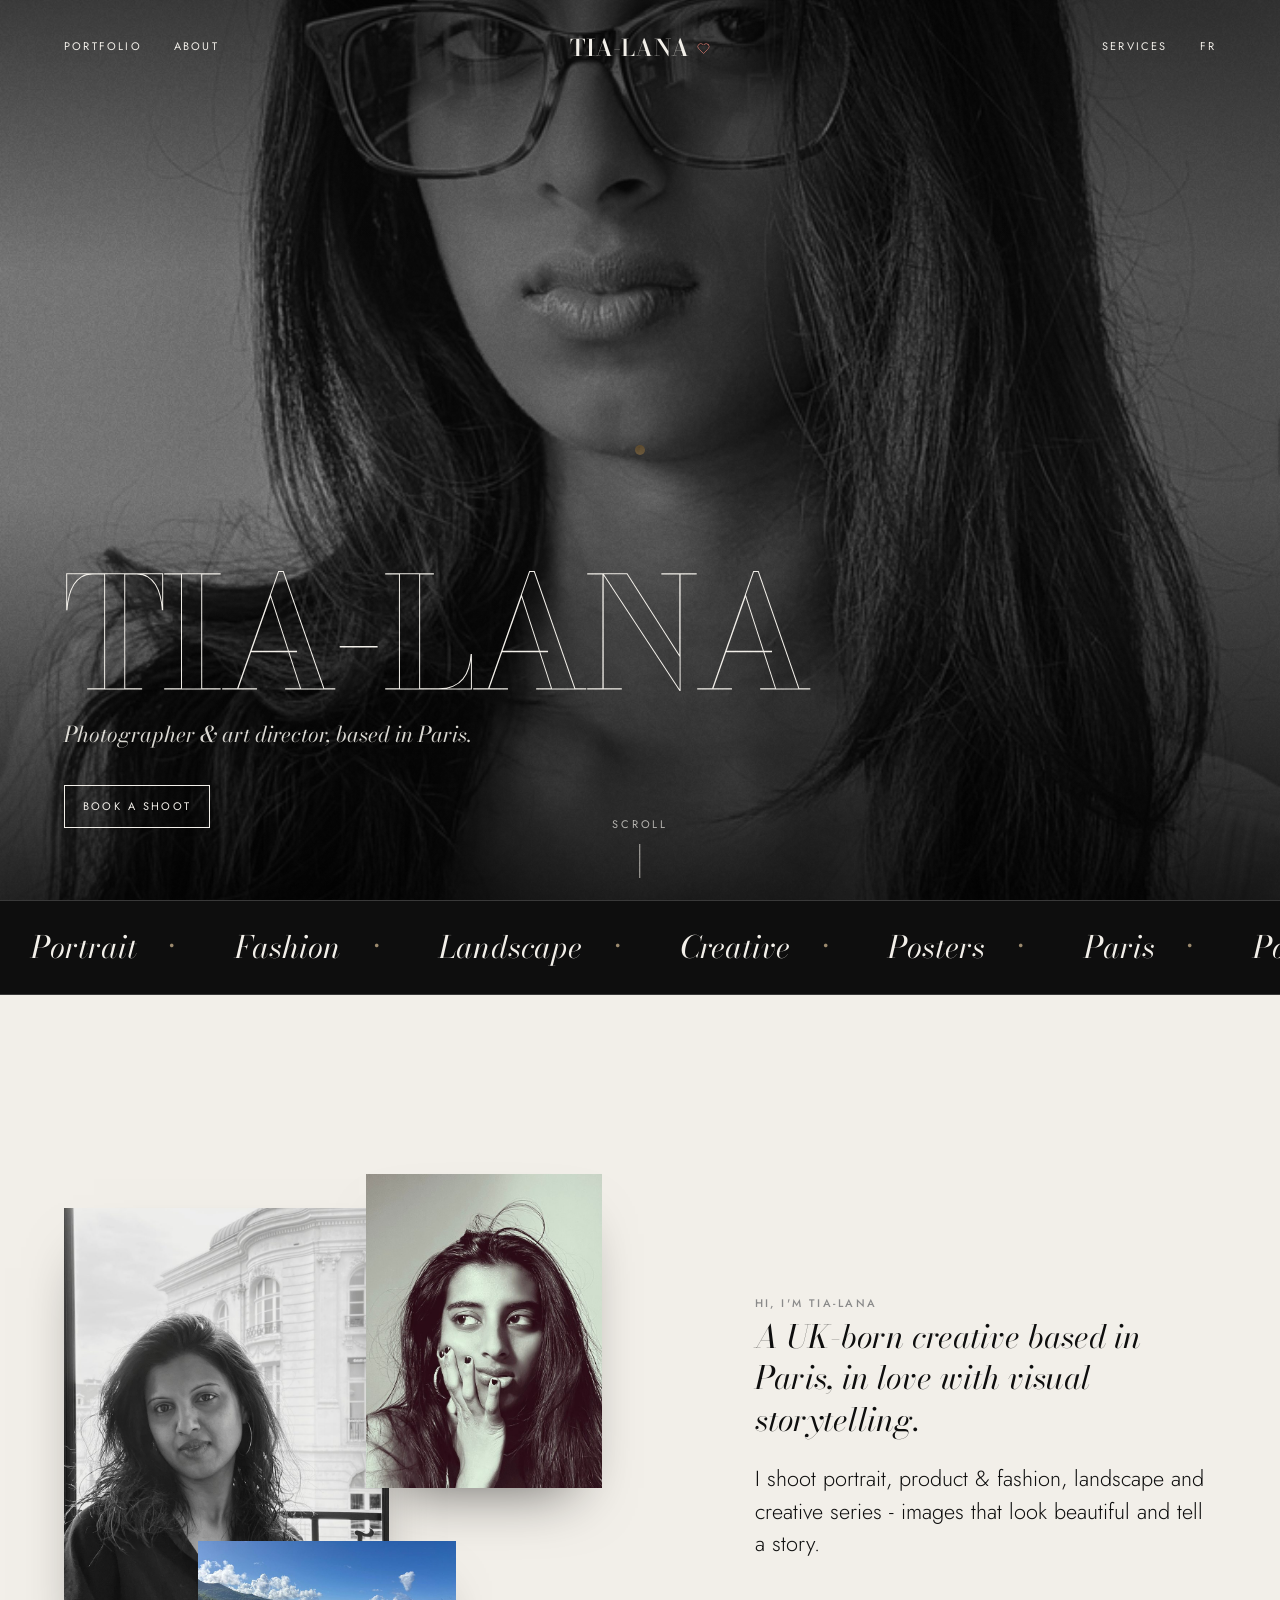
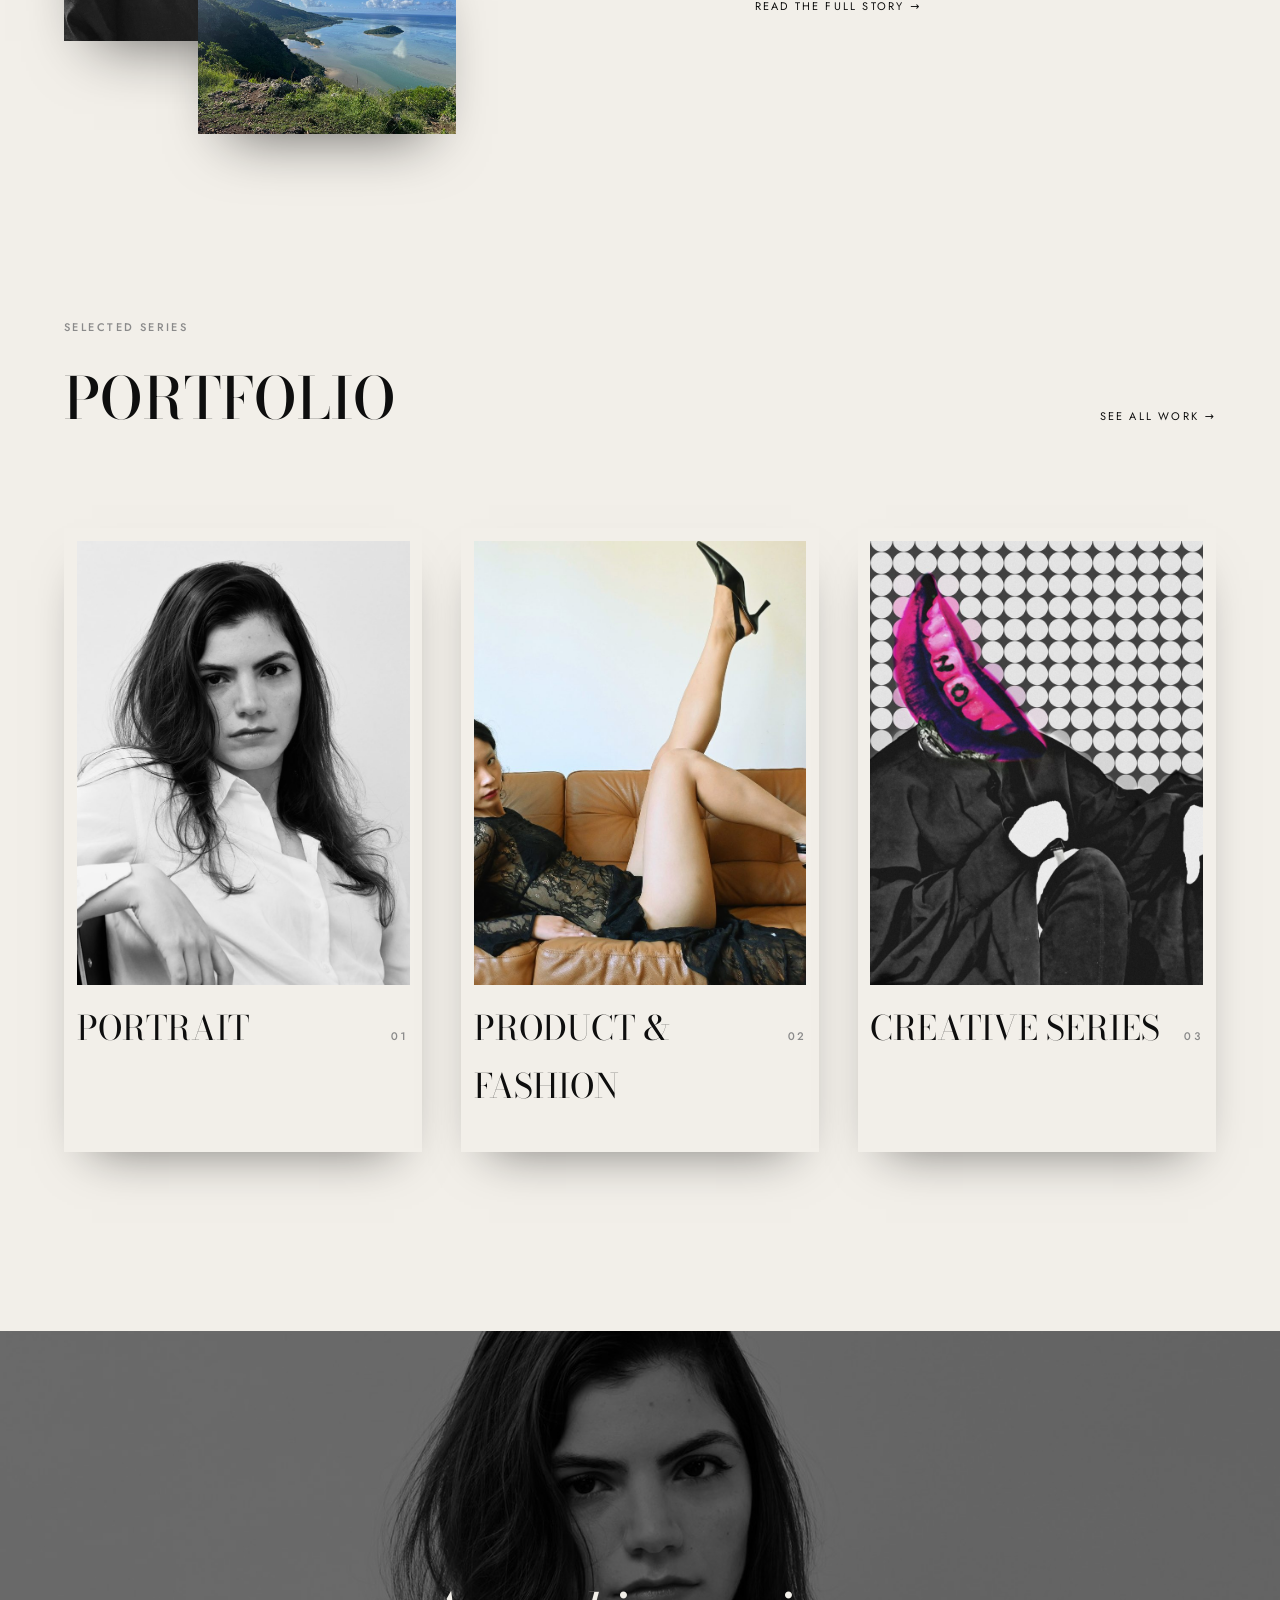
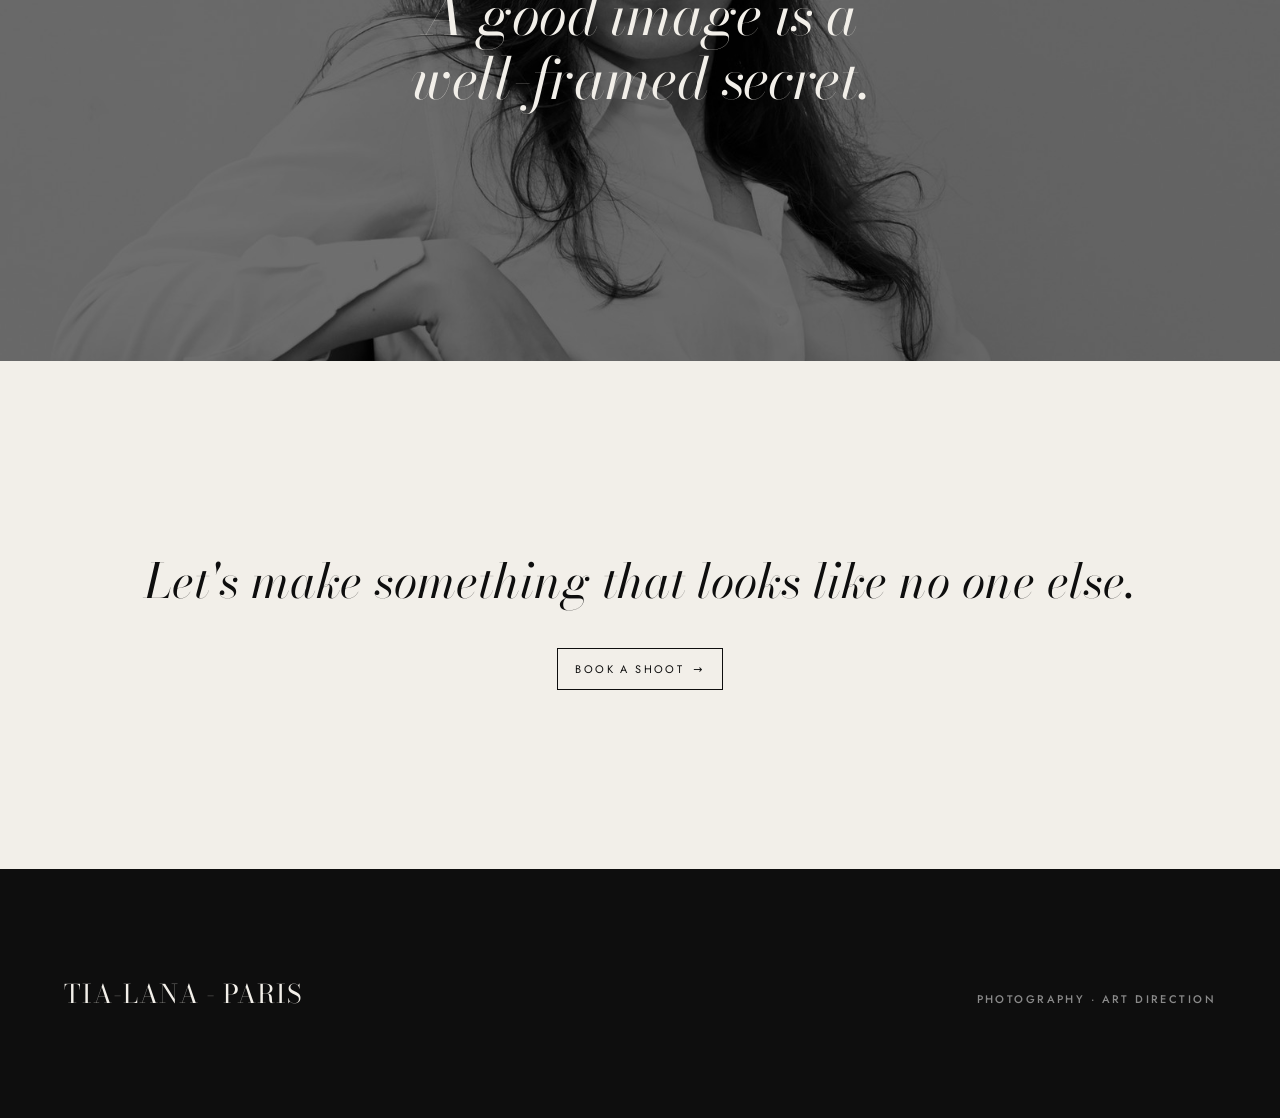
<file: index.html>
<!DOCTYPE html>
<html lang="en">
<head>
  <meta charset="UTF-8" />
  <meta name="viewport" content="width=device-width, initial-scale=1.0" />
  <title>TIA-LANA - Photography · Art Direction</title>
  <meta name="description" content="Tia-Lana Chinapyel - UK-born photographer & creative based in Paris. Portrait, product & fashion, landscape, creative series and posters." />
  <meta name="theme-color" content="#0e0e0e" />
  <link rel="icon" type="image/svg+xml" href="assets/favicon.svg?v=1" />
  <meta property="og:title" content="TIA-LANA - Photography · Art Direction" />
  <meta property="og:description" content="Photographer & creative, Paris. Portrait · Product & Fashion · Landscape · Creative · Posters." />
  <meta property="og:type" content="website" />
  <meta property="og:image" content="img/home/hero-home.png" />

  <link rel="preconnect" href="https://fonts.googleapis.com" />
  <link rel="preconnect" href="https://fonts.gstatic.com" crossorigin />
  <link href="https://fonts.googleapis.com/css2?family=Bodoni+Moda:ital,opsz,wght@0,6..96,400;0,6..96,500;0,6..96,600;0,6..96,700;1,6..96,400;1,6..96,500&family=Jost:wght@300;400;500&display=swap" rel="stylesheet" />

  <link rel="stylesheet" href="css/reset.css?v=12" />
  <link rel="stylesheet" href="css/tokens.css?v=15" />
  <link rel="stylesheet" href="css/typography.css?v=13" />
  <link rel="stylesheet" href="css/styles.css?v=51" />
</head>
<body class="page-home">
  <a class="skip-link" href="#main" data-i18n="skip">Skip to content</a>
  <div class="grain" aria-hidden="true"></div>

  <header class="nav">
    <nav class="nav__links nav__links--left" aria-label="Primary">
      <a href="work.html" data-i18n="nav.work">Portfolio</a>
      <a href="about.html" data-i18n="nav.about">About</a>
    </nav>
    <div class="nav__logo-wrap">
      <a class="nav__logo" href="index.html">Tia-Lana</a>
      <button id="loveHeart" class="nav__heart" type="button" aria-label="A little something">
        <svg viewBox="0 0 24 24" fill="none" stroke="currentColor" stroke-width="1.4" stroke-linecap="round" stroke-linejoin="round" aria-hidden="true"><path d="M20.84 4.61a5.5 5.5 0 0 0-7.78 0L12 5.67l-1.06-1.06a5.5 5.5 0 0 0-7.78 7.78l1.06 1.06L12 21.23l7.78-7.78 1.06-1.06a5.5 5.5 0 0 0 0-7.78z"/></svg>
      </button>
    </div>
    <nav class="nav__links nav__links--right">
      <a href="services.html" data-i18n="nav.booking">Services</a>
      <button class="nav__lang" data-lang-toggle aria-label="Switch language">FR</button>
    </nav>
    <button class="nav__burger" aria-expanded="false" aria-controls="nav-menu" data-i18n="nav.menu">Menu</button>
    <div class="nav__menu" id="nav-menu">
      <a href="work.html" data-i18n="nav.work">Portfolio</a>
      <a href="about.html" data-i18n="nav.about">About</a>
      <a href="services.html" data-i18n="nav.booking">Services</a>
      <button class="nav__lang" data-lang-toggle aria-label="Switch language">FR</button>
    </div>
  </header>

  <main id="main">
    <!-- 1. HERO -->
    <section class="hero">
      <div class="hero__bg" aria-hidden="true">
        <img src="img/home/hero-home.png" alt="" width="1600" height="1000" fetchpriority="high" />
      </div>
      <div class="hero__inner">
        <h1 class="hero__title"><span class="outline">Tia-Lana</span></h1>
        <p class="hero__sub" data-i18n="home.tag">Photographer &amp; art director, based in Paris.</p>
        <a class="btn" href="services.html" data-i18n="fab.book">Book a shoot</a>
      </div>
      <a class="hero__cue" href="#bio" aria-label="Scroll down">Scroll</a>
    </section>

    <!-- 2. MARQUEE -->
    <div class="marquee section--dark" aria-hidden="true">
      <div class="marquee__track">
        <span>Portrait</span><span>Fashion</span><span>Landscape</span><span>Creative</span><span>Posters</span><span>Paris</span>
        <span>Portrait</span><span>Fashion</span><span>Landscape</span><span>Creative</span><span>Posters</span><span>Paris</span>
      </div>
    </div>

    <!-- 3. BIO -->
    <section id="bio" class="section section--light">
      <div class="wrap bio__grid">
        <div class="bio__photos reveal" aria-hidden="true">
          <img src="img/portfolio/portrait-02.jpg" alt="" loading="lazy" decoding="async" width="600" height="800" />
          <img src="img/portfolio/tia-lana.jpg" alt="" loading="lazy" decoding="async" width="600" height="600" />
          <img src="img/portfolio/landscape-01.jpg" alt="" loading="lazy" decoding="async" width="600" height="450" />
        </div>
        <div class="bio__text reveal d1">
          <p class="eyebrow" data-i18n="rd.hi">Hi, I'm Tia-Lana</p>
          <p class="italic" data-i18n="rd.bio1">I make images - sometimes I capture them, sometimes I invent them.</p>
          <p class="lead" data-i18n="rd.bio2">Photographer in the morning, art director in the afternoon. Between portrait, headshot and design, I like faces that don't lie.</p>
          <p style="margin-top:2rem"><a class="link-arrow" href="about.html"><span data-i18n="rd.read_more">Read the full story</span> →</a></p>
        </div>
      </div>
    </section>

    <!-- 4. SERIES PREVIEW -->
    <section class="section section--light" style="padding-top:0">
      <div class="wrap">
        <div class="preview__head reveal">
          <div class="stack">
            <span class="eyebrow" data-i18n="rd.selected">Selected series</span>
            <h2 data-i18n="work.title">Portfolio</h2>
          </div>
          <a class="link-arrow" href="work.html"><span data-i18n="rd.view_all">See all work</span> →</a>
        </div>
        <div class="preview__grid">
          <a class="print reveal" href="series.html?cat=portrait">
            <img src="img/portfolio/portrait-01.jpg" alt="Portrait series by Tia-Lana" loading="lazy" decoding="async" width="600" height="800" />
            <span class="print__cap"><span class="print__name" data-i18n="series.portrait">Portrait</span><span class="print__meta num">01</span></span>
          </a>
          <a class="print reveal d1" href="series.html?cat=product-fashion">
            <img src="img/portfolio/fashion-01.jpg" alt="Product and fashion series by Tia-Lana" loading="lazy" decoding="async" width="600" height="800" />
            <span class="print__cap"><span class="print__name" data-i18n="series.productfashion">Product &amp; Fashion</span><span class="print__meta num">02</span></span>
          </a>
          <a class="print reveal d2" href="series.html?cat=creative">
            <img src="img/portfolio/editing-01.jpg" alt="Creative series by Tia-Lana" loading="lazy" decoding="async" width="600" height="800" />
            <span class="print__cap"><span class="print__name" data-i18n="series.creative">Creative Series</span><span class="print__meta num">03</span></span>
          </a>
        </div>
      </div>
    </section>

    <!-- 5. FEATURE QUOTE -->
    <section class="feature">
      <div class="feature__bg" aria-hidden="true">
        <img src="img/portfolio/portrait-01.jpg" alt="" loading="lazy" decoding="async" width="1600" height="1000" />
      </div>
      <blockquote class="pull" data-i18n="rd.quote1">A good image is a well-framed secret.</blockquote>
    </section>

    <!-- 6. CTA BAND -->
    <section class="section section--light cta-band">
      <div class="wrap reveal">
        <p class="cta-band__title" data-i18n="rd.cta_title">Let's make something that looks like no one else.</p>
        <a class="btn" href="services.html"><span data-i18n="fab.book">Book a shoot</span> <span class="btn__arrow">→</span></a>
      </div>
    </section>
  </main>

  <footer class="footer">
    <div class="wrap footer__row">
      <p class="footer__brand" data-i18n="footer.brand">TIA-LANA - PARIS</p>
      <p class="footer__meta label" data-i18n="footer.role">PHOTOGRAPHY · ART DIRECTION</p>
    </div>
  </footer>

  <script type="module" src="js/i18n.js?v=14"></script>
  <script type="module" src="js/main.js?v=12"></script>
  <script type="module" src="js/cursor.js?v=12"></script>
  <script type="module" src="js/transitions.js?v=12"></script>
  <script type="module" src="js/love.js?v=1"></script>
</body>
</html>
</file>
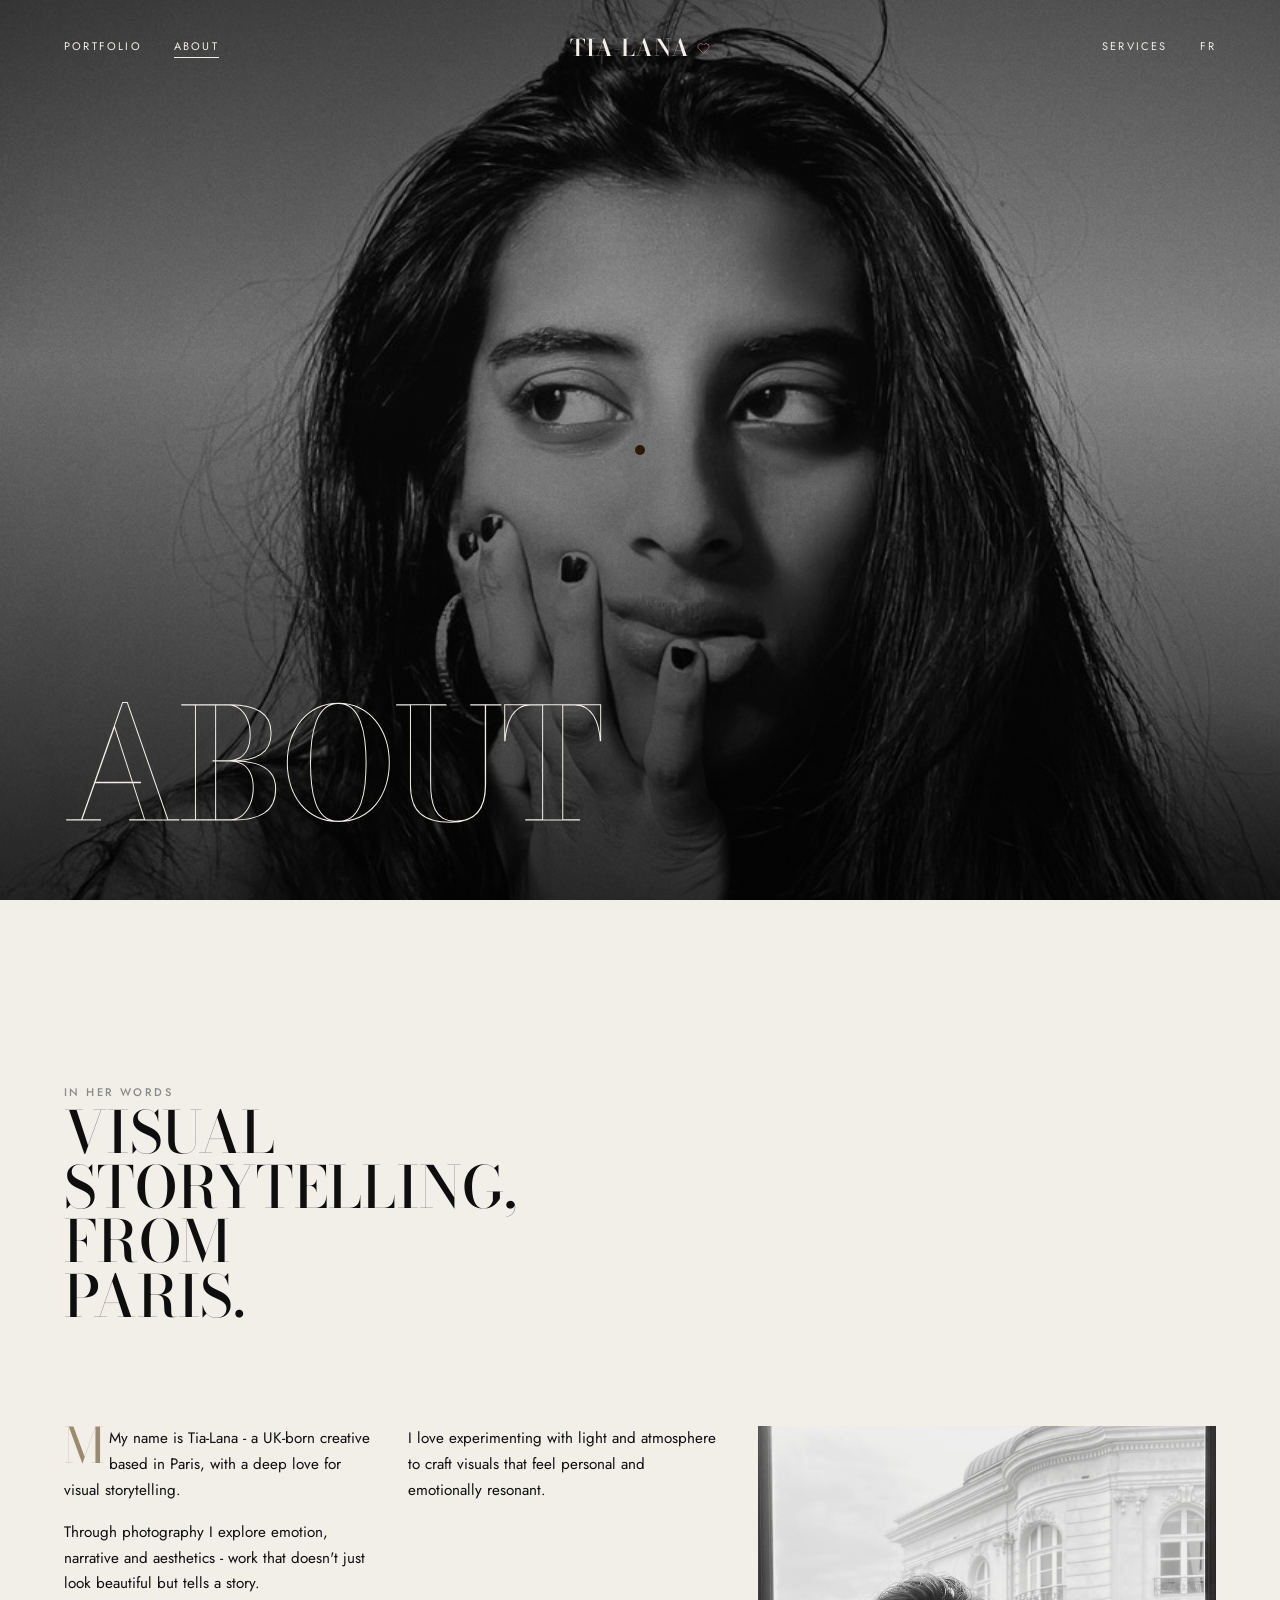
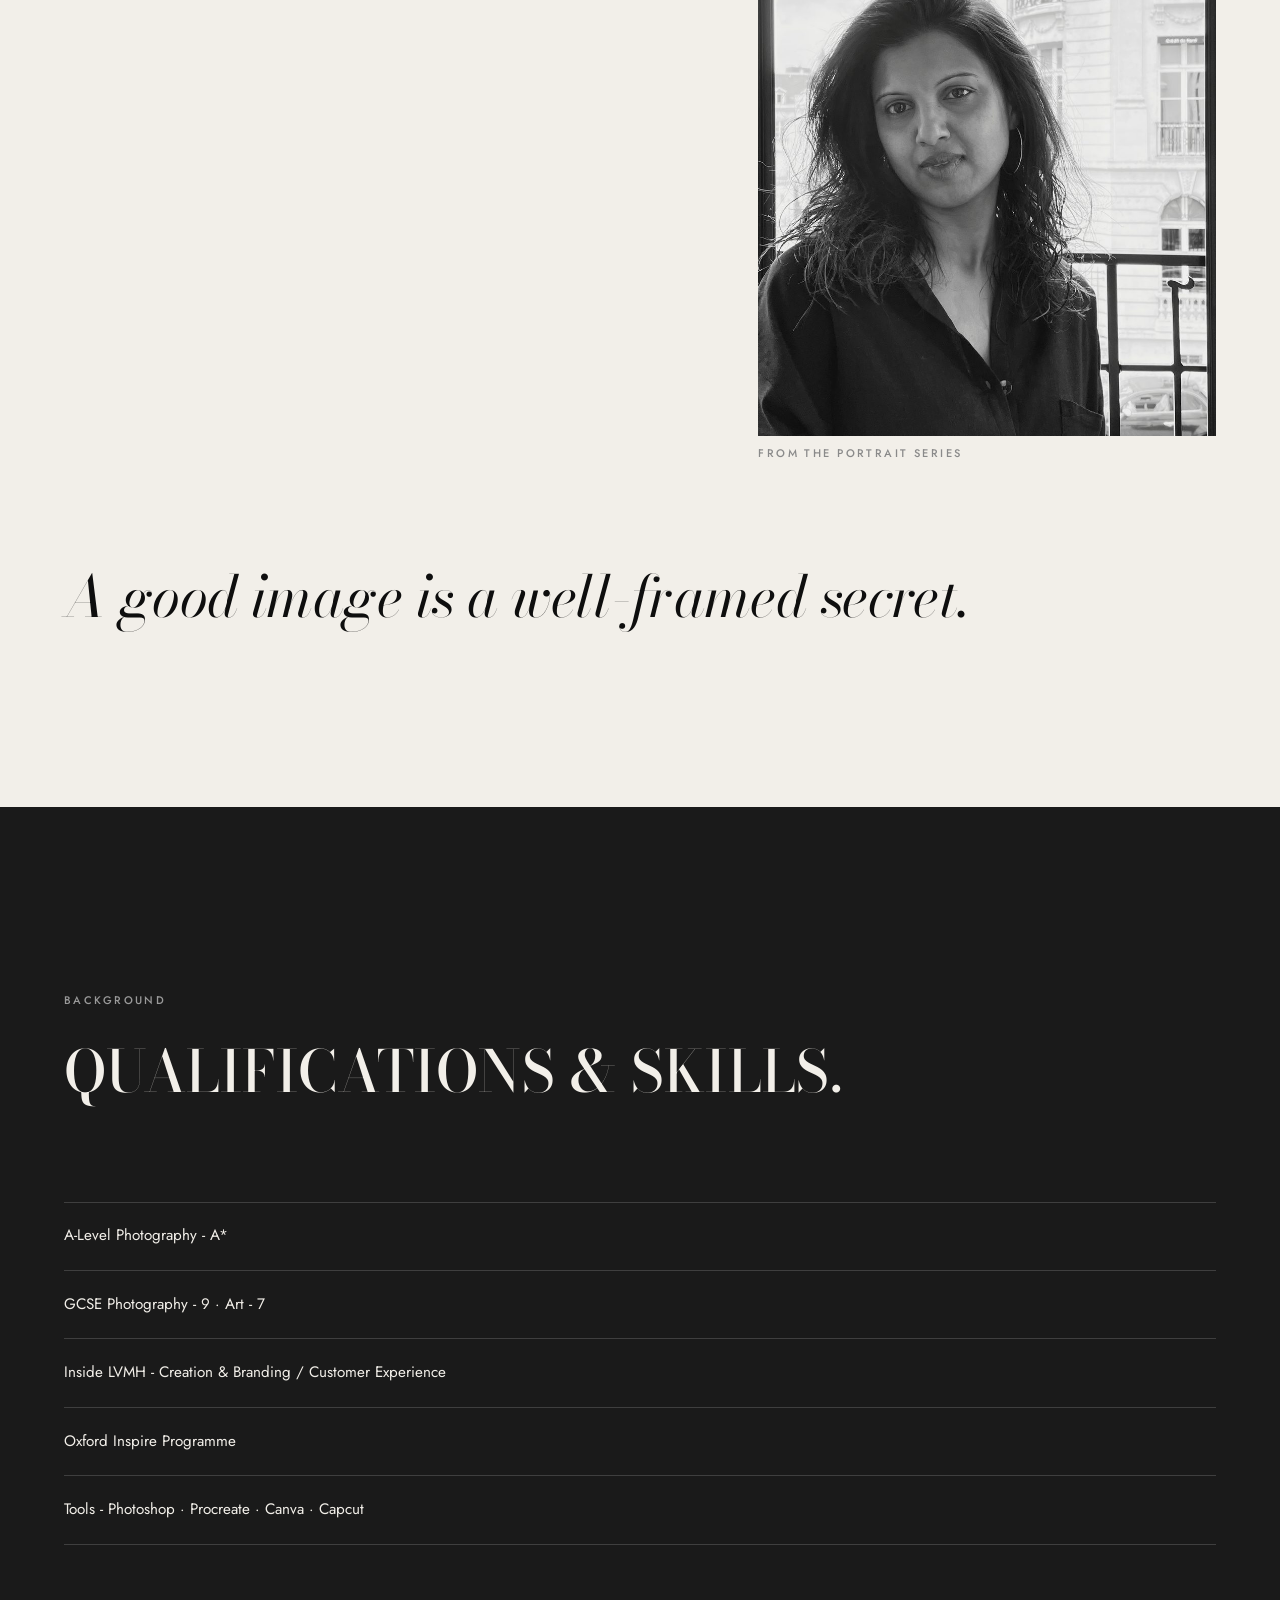
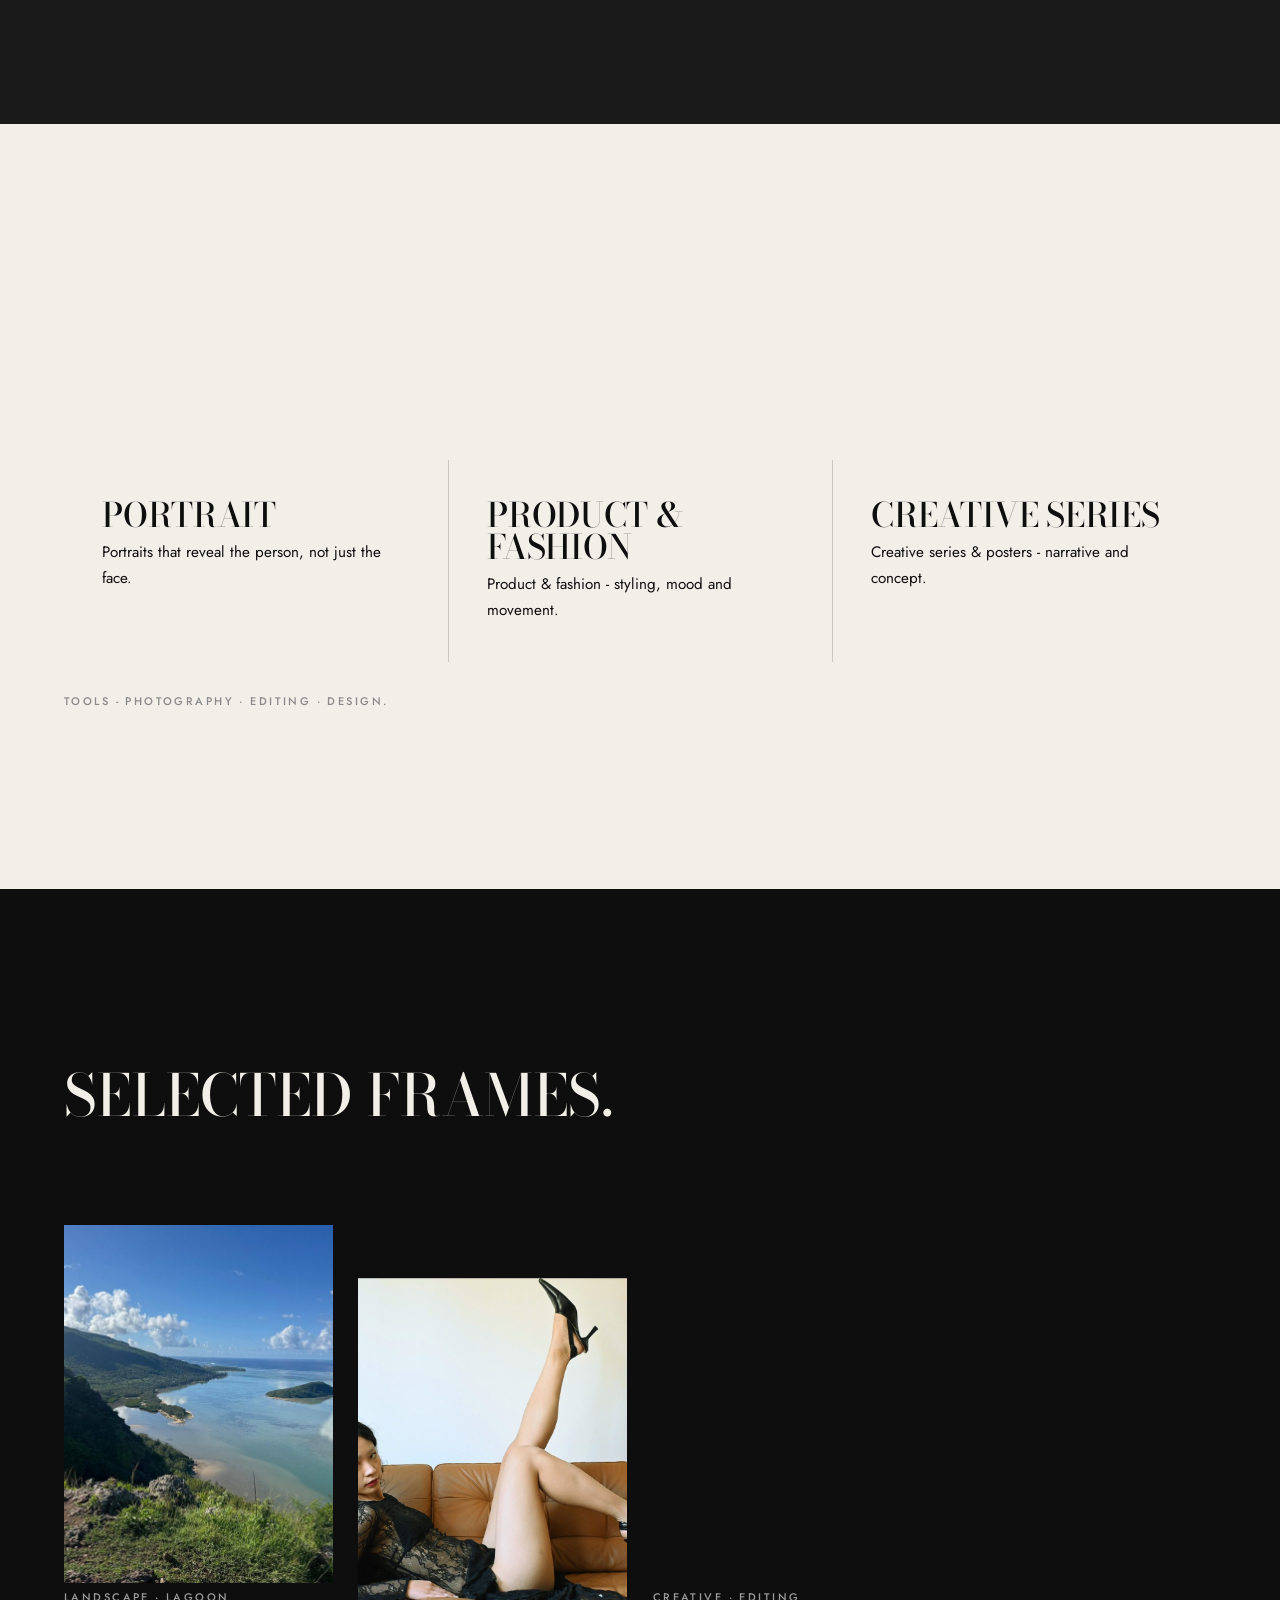
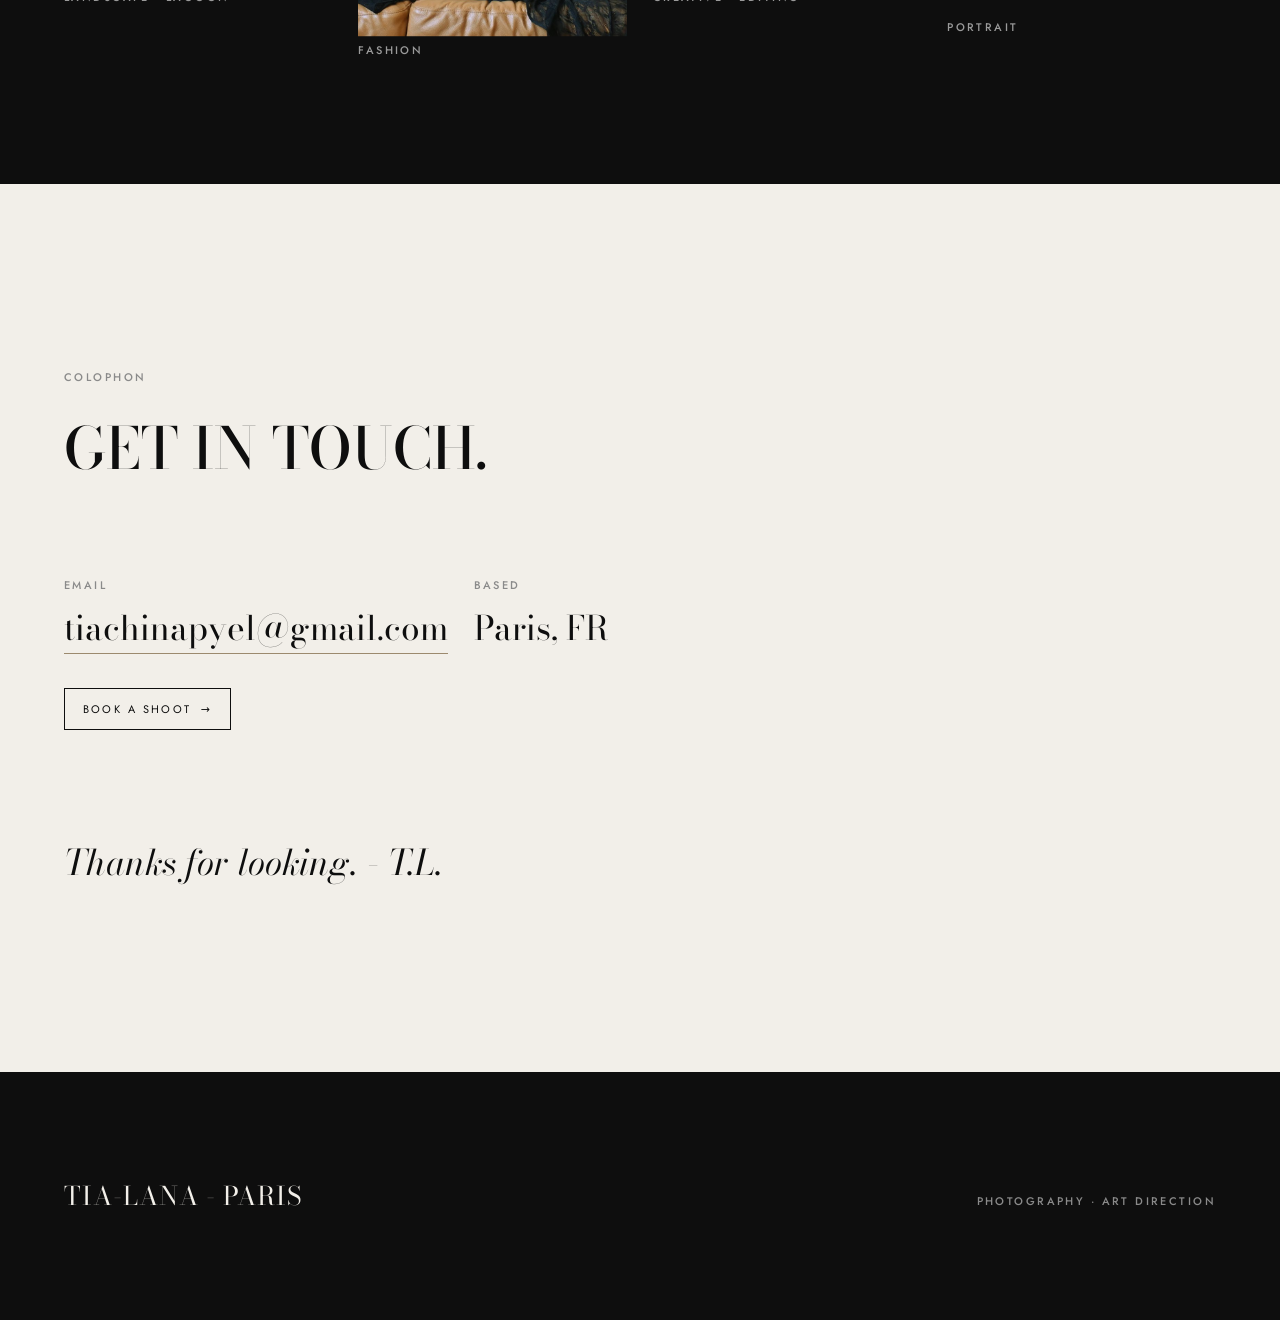
<file: about.html>
<!DOCTYPE html>
<html lang="en">
<head>
  <meta charset="UTF-8" />
  <meta name="viewport" content="width=device-width, initial-scale=1.0" />
  <title>About - TIA-LANA</title>
  <meta name="description" content="Tia-Lana Chinapyel - photographer and art director based in Paris. The story, the craft, the career." />
  <meta name="theme-color" content="#0e0e0e" />
  <link rel="icon" type="image/svg+xml" href="assets/favicon.svg?v=1" />
  <meta property="og:title" content="About - Tia-Lana Chinapyel" />
  <meta property="og:description" content="Photographer & art director, Paris. The story, the craft, the career." />
  <meta property="og:image" content="img/portfolio/tia-lana.jpg" />

  <link rel="preconnect" href="https://fonts.googleapis.com" />
  <link rel="preconnect" href="https://fonts.gstatic.com" crossorigin />
  <link href="https://fonts.googleapis.com/css2?family=Bodoni+Moda:ital,opsz,wght@0,6..96,400;0,6..96,500;0,6..96,600;0,6..96,700;1,6..96,400;1,6..96,500&family=Jost:wght@300;400;500&display=swap" rel="stylesheet" />

  <link rel="stylesheet" href="css/reset.css?v=12" />
  <link rel="stylesheet" href="css/tokens.css?v=15" />
  <link rel="stylesheet" href="css/typography.css?v=13" />
  <link rel="stylesheet" href="css/styles.css?v=51" />
</head>
<body class="page-about">
  <a class="skip-link" href="#main" data-i18n="skip">Skip to content</a>
  <div class="grain" aria-hidden="true"></div>

  <header class="nav">
    <nav class="nav__links nav__links--left" aria-label="Primary">
      <a href="work.html" data-i18n="nav.work">Portfolio</a>
      <a href="about.html" aria-current="page" data-i18n="nav.about">About</a>
    </nav>
    <div class="nav__logo-wrap">
      <a class="nav__logo" href="index.html">Tia-Lana</a>
      <button id="loveHeart" class="nav__heart" type="button" aria-label="A little something">
        <svg viewBox="0 0 24 24" fill="none" stroke="currentColor" stroke-width="1.4" stroke-linecap="round" stroke-linejoin="round" aria-hidden="true"><path d="M20.84 4.61a5.5 5.5 0 0 0-7.78 0L12 5.67l-1.06-1.06a5.5 5.5 0 0 0-7.78 7.78l1.06 1.06L12 21.23l7.78-7.78 1.06-1.06a5.5 5.5 0 0 0 0-7.78z"/></svg>
      </button>
    </div>
    <nav class="nav__links nav__links--right">
      <a href="services.html" data-i18n="nav.booking">Services</a>
      <button class="nav__lang" data-lang-toggle aria-label="Switch language">FR</button>
    </nav>
    <button class="nav__burger" aria-expanded="false" aria-controls="nav-menu" data-i18n="nav.menu">Menu</button>
    <div class="nav__menu" id="nav-menu">
      <a href="work.html" data-i18n="nav.work">Portfolio</a>
      <a href="about.html" data-i18n="nav.about">About</a>
      <a href="services.html" data-i18n="nav.booking">Services</a>
      <button class="nav__lang" data-lang-toggle aria-label="Switch language">FR</button>
    </div>
  </header>

  <main id="main">
    <!-- 1. HERO -->
    <section class="about-hero">
      <div class="about-hero__bg" aria-hidden="true">
        <img src="img/portfolio/tia-lana.jpg" alt="" width="869" height="869" fetchpriority="high" />
      </div>
      <h1 class="about-hero__title"><span class="outline" data-i18n="about.title">About</span></h1>
    </section>

    <!-- 2. BIO -->
    <section class="section section--light">
      <div class="wrap">
        <div class="interview__head reveal">
          <span class="eyebrow" data-i18n="rd.interview">In her words</span>
          <h2 data-i18n="rd.about_h1">Visual storytelling, from Paris.</h2>
        </div>
        <div class="interview__grid">
          <div class="interview__cols reveal">
            <p><span class="drop">M</span><span data-i18n="rd.about_p1">y name is Tia-Lana - a UK-born creative based in Paris, with a deep love for visual storytelling.</span></p>
            <p data-i18n="rd.about_p2">Through photography I explore emotion, narrative and aesthetics - work that doesn't just look beautiful but tells a story.</p>
            <p data-i18n="rd.about_p3">I love experimenting with light and atmosphere to craft visuals that feel personal and emotionally resonant.</p>
          </div>
          <figure class="interview__figure reveal d1">
            <img src="img/portfolio/portrait-02.jpg" alt="Portrait by Tia-Lana" loading="lazy" decoding="async" width="600" height="800" />
            <figcaption class="label">From the portrait series</figcaption>
          </figure>
        </div>
        <blockquote class="pull interview__quote reveal" data-i18n="rd.quote1">A good image is a well-framed secret.</blockquote>
      </div>
    </section>

    <!-- 3. QUALIFICATIONS -->
    <section class="section section--charcoal">
      <div class="wrap">
        <div class="stack reveal" style="margin-bottom:var(--space-lg)">
          <span class="eyebrow" data-i18n="rd.quals_eyebrow">Background</span>
          <h2 data-i18n="rd.quals_title">Qualifications &amp; skills.</h2>
        </div>
        <ul class="timeline reveal">
          <li><span class="timeline__txt" data-i18n="rd.qual1">A-Level Photography - A*</span></li>
          <li><span class="timeline__txt" data-i18n="rd.qual2">GCSE Photography - 9 · Art - 7</span></li>
          <li><span class="timeline__txt" data-i18n="rd.qual3">Inside LVMH - Creation &amp; Branding / Customer Experience</span></li>
          <li><span class="timeline__txt" data-i18n="rd.qual4">Oxford Inspire Programme</span></li>
          <li><span class="timeline__txt" data-i18n="rd.qual5">Tools - Photoshop · Procreate · Canva · Capcut</span></li>
        </ul>
      </div>
    </section>

    <!-- 4. WHAT I SHOOT -->
    <section class="section section--light">
      <div class="wrap">
        <h2 class="reveal" style="margin-bottom:var(--space-lg)" data-i18n="rd.ways">What I shoot.</h2>
        <div class="ways reveal">
          <div class="ways__col">
            <h3 class="ways__name" data-i18n="series.portrait">Portrait</h3>
            <p data-i18n="rd.way_portrait">Portraits that reveal the person, not just the face.</p>
          </div>
          <div class="ways__col">
            <h3 class="ways__name" data-i18n="series.productfashion">Product &amp; Fashion</h3>
            <p data-i18n="rd.way_headshot">Product &amp; fashion - styling, mood and movement.</p>
          </div>
          <div class="ways__col">
            <h3 class="ways__name" data-i18n="series.creative">Creative Series</h3>
            <p data-i18n="rd.way_design">Creative series &amp; posters - narrative and concept.</p>
          </div>
        </div>
        <p class="ways__tools label reveal">Tools - <span data-i18n="rd.tools">Photography · editing · design.</span></p>
      </div>
    </section>

    <!-- 5. SELECTED FRAMES -->
    <section class="section section--dark">
      <div class="wrap">
        <h2 class="reveal" style="margin-bottom:var(--space-lg)" data-i18n="rd.wall">Selected frames.</h2>
        <div class="wall reveal">
          <figure><img src="img/portfolio/landscape-01.jpg" alt="Lagoon landscape" loading="lazy" decoding="async" width="600" height="450" /><figcaption class="label">Landscape · lagoon</figcaption></figure>
          <figure><img src="img/portfolio/fashion-01.jpg" alt="Fashion portrait" loading="lazy" decoding="async" width="600" height="520" /><figcaption class="label">Fashion</figcaption></figure>
          <figure><img src="img/portfolio/editing-01.jpg" alt="Editing experimentation" loading="lazy" decoding="async" width="600" height="580" /><figcaption class="label">Creative · editing</figcaption></figure>
          <figure><img src="img/portfolio/portrait-03.jpg" alt="Portrait gesture" loading="lazy" decoding="async" width="600" height="400" /><figcaption class="label">Portrait</figcaption></figure>
        </div>
      </div>
    </section>

    <!-- 6. CONTACT -->
    <section class="section section--light">
      <div class="wrap">
        <div class="stack reveal" style="margin-bottom:var(--space-lg)">
          <span class="eyebrow" data-i18n="contact.eyebrow">Colophon</span>
          <h2 data-i18n="rd.contact_h">Get in touch.</h2>
        </div>
        <dl class="contact__grid reveal">
          <div class="contact__item"><dt class="label">Email</dt><dd><a href="mailto:tiachinapyel@gmail.com">tiachinapyel@gmail.com</a></dd></div>
          <div class="contact__item"><dt class="label">Based</dt><dd>Paris, FR</dd></div>
        </dl>
        <p style="margin-top:var(--space-md)"><a class="btn" href="services.html"><span data-i18n="fab.book">Book a shoot</span> <span class="btn__arrow">→</span></a></p>
        <p class="contact__sign reveal" data-i18n="rd.sign">Thanks for looking. - T.L.</p>
      </div>
    </section>
  </main>

  <footer class="footer">
    <div class="wrap footer__row">
      <p class="footer__brand" data-i18n="footer.brand">TIA-LANA - PARIS</p>
      <p class="footer__meta label" data-i18n="footer.role">PHOTOGRAPHY · ART DIRECTION</p>
    </div>
  </footer>

  <script type="module" src="js/i18n.js?v=14"></script>
  <script type="module" src="js/main.js?v=12"></script>
  <script type="module" src="js/cursor.js?v=12"></script>
  <script type="module" src="js/transitions.js?v=12"></script>
  <script type="module" src="js/love.js?v=1"></script>
</body>
</html>
</file>
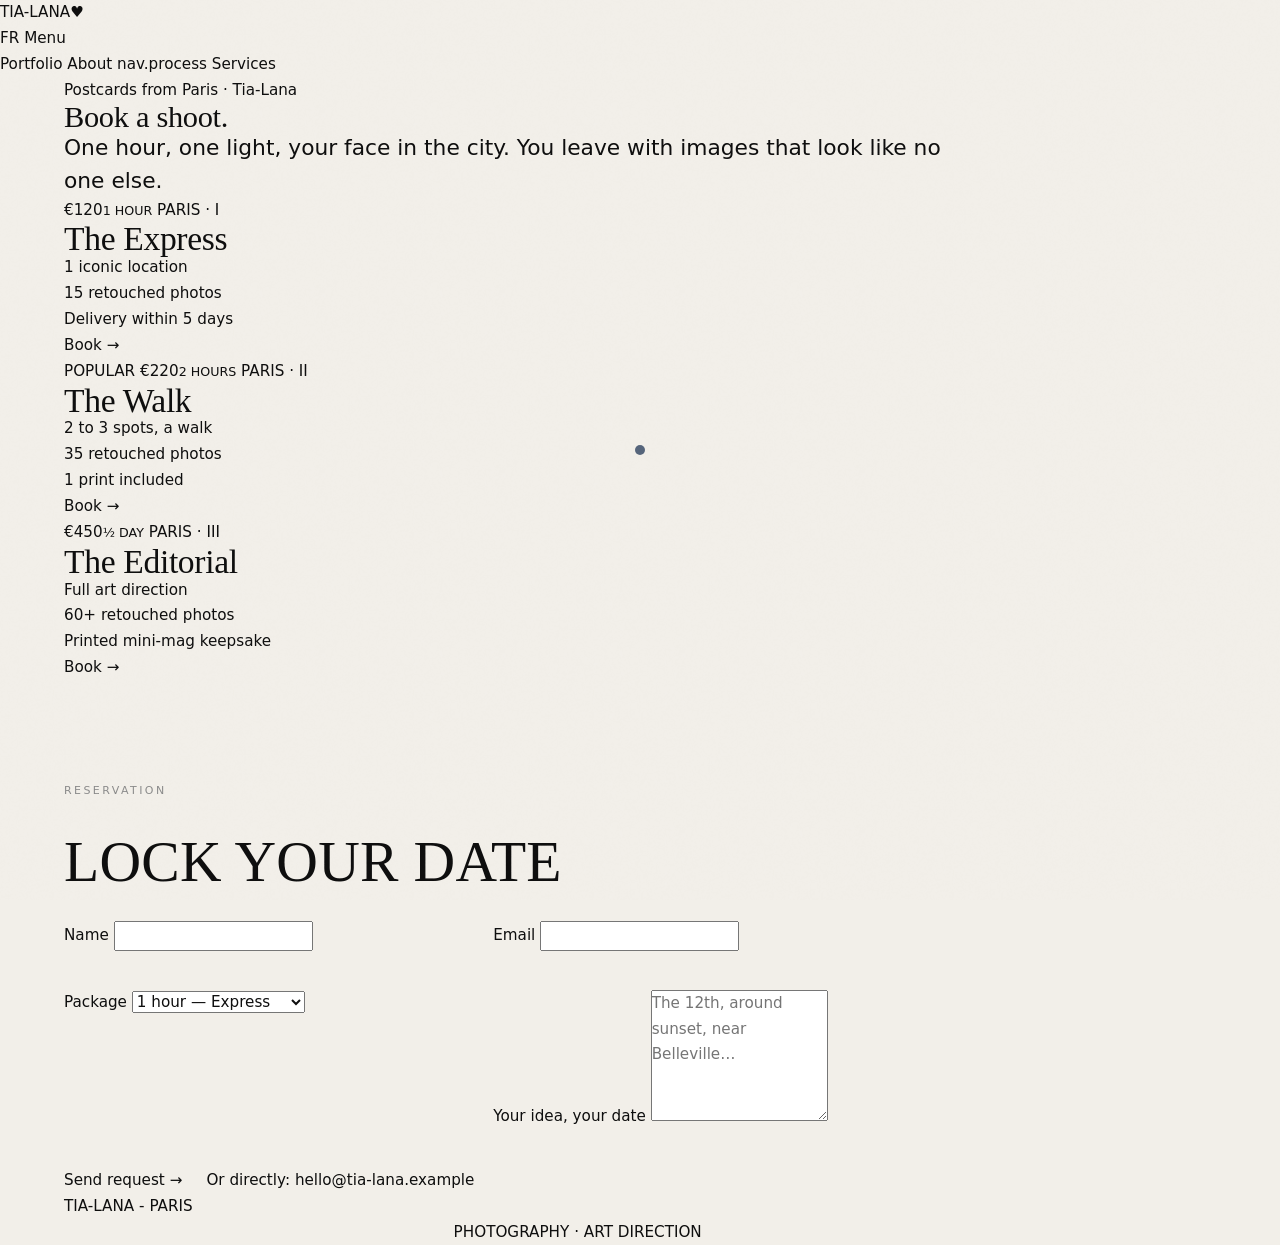
<file: booking.html>
<!DOCTYPE html>
<html lang="en">
<head>
  <meta charset="UTF-8" />
  <meta name="viewport" content="width=device-width, initial-scale=1.0" />
  <title>Booking — Paris shoot · TIA-LANA</title>
  <meta name="description" content="Shoot your stop in Paris: three photo packages with Tia-Lana. Portraits, editorial keepsakes, walk and clicks." />
  <meta name="theme-color" content="#07080D" />
  <link rel="preconnect" href="https://fonts.googleapis.com" />
  <link rel="preconnect" href="https://fonts.gstatic.com" crossorigin />
  <link href="https://fonts.googleapis.com/css2?family=Archivo:wght@400;500;600;700;800;900&family=Dancing+Script:wght@600;700&family=EB+Garamond:ital,wght@0,400;0,500;1,400;1,500&family=Syne:wght@600;700;800&family=Space+Grotesk:wght@400;500;700&family=Space+Mono:ital@0;1&display=swap" rel="stylesheet" />
  
  <link rel="stylesheet" href="css/reset.css?v=12" />
  <link rel="stylesheet" href="css/tokens.css?v=12" />
  <link rel="stylesheet" href="css/typography.css?v=12" />
  <link rel="stylesheet" href="css/styles.css?v=12" />
</head>
<body class="page-booking">
  <a class="skip-link" href="#main" data-i18n="skip">Skip to content</a>
  <div class="grain" aria-hidden="true"></div>

  <header class="site-nav">
    <a class="brand" href="index.html">TIA-LANA<span class="brand__heart" aria-hidden="true">♥</span></a>
    <div class="nav-right">
      <button class="lang-toggle" data-lang-toggle aria-label="Switch language">FR</button>
      <button class="nav-toggle" aria-expanded="false" aria-controls="nav-links" data-i18n="nav.menu">Menu</button>
    </div>
    <nav class="nav-links" id="nav-links" aria-label="Main navigation">
      <a href="work.html" data-i18n="nav.work">Gallery</a>
      <a href="about.html" data-i18n="nav.about">About</a>
      <a href="process.html" data-i18n="nav.process">Process</a>
      <a href="booking.html" aria-current="page" data-i18n="nav.booking">Booking</a>
    </nav>
  </header>

  <main id="main" class="wrap pad-block">
    <div class="postcard-head reveal">
      <p class="postcard-from">Postcards from Paris · Tia-Lana</p>
      <h1 class="postcard-hello" data-i18n="booking.hello">Wish you were here.</h1>
      <p class="lead" data-i18n="booking.lead">One hour, one light, your face in the city. You leave with images that look like no one else.</p>
    </div>

    <!-- 3 cartes postales -->
    <section class="postcards reveal" aria-label="Packages">
      <article class="postcard rot-n1">
        <span class="postcard__stamp">€120<small>1 HOUR</small></span>
        <span class="postcard__post">PARIS · I</span>
        <h3 class="postcard__dest">The Express</h3>
        <ul>
          <li>1 iconic location</li>
          <li>15 retouched photos</li>
          <li>Delivery within 5 days</li>
        </ul>
        <a class="cta" href="#form" data-i18n="booking.book">Book →</a>
      </article>

      <article class="postcard rot-p1">
        <span class="postcard__pop" data-i18n="booking.popular">POPULAR</span>
        <span class="postcard__stamp">€220<small>2 HOURS</small></span>
        <span class="postcard__post">PARIS · II</span>
        <h3 class="postcard__dest">The Walk</h3>
        <ul>
          <li>2 to 3 spots, a walk</li>
          <li>35 retouched photos</li>
          <li>1 print included</li>
        </ul>
        <a class="cta" href="#form" data-i18n="booking.book">Book →</a>
      </article>

      <article class="postcard rot-n2">
        <span class="postcard__stamp">€450<small>½ DAY</small></span>
        <span class="postcard__post">PARIS · III</span>
        <h3 class="postcard__dest">The Editorial</h3>
        <ul>
          <li>Full art direction</li>
          <li>60+ retouched photos</li>
          <li>Printed mini-mag keepsake</li>
        </ul>
        <a class="cta" href="#form" data-i18n="booking.book">Book →</a>
      </article>
    </section>

    <!-- Form (Formspree — static, no backend) -->
    <section id="form" class="reveal" style="margin-top:6rem" aria-labelledby="form-title">
      <div class="section-head" style="margin-bottom:2rem">
        <div class="stack">
          <span class="eyebrow" data-i18n="booking.form_eyebrow">Reservation</span>
          <h2 id="form-title" data-i18n="booking.form_title">Lock your date</h2>
        </div>
      </div>

      <!-- TODO: replace YOUR_FORM_ID with the Formspree id (formspree.io) -->
      <form class="form" action="https://formspree.io/f/YOUR_FORM_ID" method="POST">
        <div class="form__field">
          <label for="name" data-i18n="booking.f_name">Name</label>
          <input id="name" name="name" type="text" autocomplete="name" required />
        </div>
        <div class="form__field">
          <label for="email" data-i18n="booking.f_email">Email</label>
          <input id="email" name="email" type="email" autocomplete="email" required />
        </div>
        <div class="form__field form__field--full">
          <label for="formula" data-i18n="booking.f_formula">Package</label>
          <select id="formula" name="formula">
            <option>1 hour — Express</option>
            <option>2 hours — Walk</option>
            <option>Half day — Editorial</option>
          </select>
        </div>
        <div class="form__field form__field--full">
          <label for="msg" data-i18n="booking.f_msg">Your idea, your date</label>
          <textarea id="msg" name="message" rows="5" placeholder="The 12th, around sunset, near Belleville…"></textarea>
        </div>
        <div class="form__actions form__field--full">
          <button class="cta" type="submit" data-i18n="booking.send">Send request →</button>
          <p class="meta"><span data-i18n="booking.or">Or directly:</span> <a class="text-blue" href="mailto:hello@tia-lana.example?subject=Paris%20Booking">hello@tia-lana.example</a></p>
        </div>
      </form>
    </section>
  </main>

  <footer class="site-footer wrap">
    <div class="grid12">
      <p class="footer-brand col-span-6" data-i18n="footer.brand">TIA-LANA — PARIS</p>
      <p class="meta col-span-6" style="text-align:right" data-i18n="footer.role">PHOTOGRAPHY · ART DIRECTION</p>
    </div>
  </footer>

  <script src="https://cdnjs.cloudflare.com/ajax/libs/gsap/3.12.5/gsap.min.js" defer></script>
  <script type="module" src="js/i18n.js?v=8"></script>
  <script type="module" src="js/main.js?v=8"></script>
  <script type="module" src="js/cursor.js?v=8"></script>
  <script type="module" src="js/transitions.js?v=8"></script>
</body>
</html>
</file>
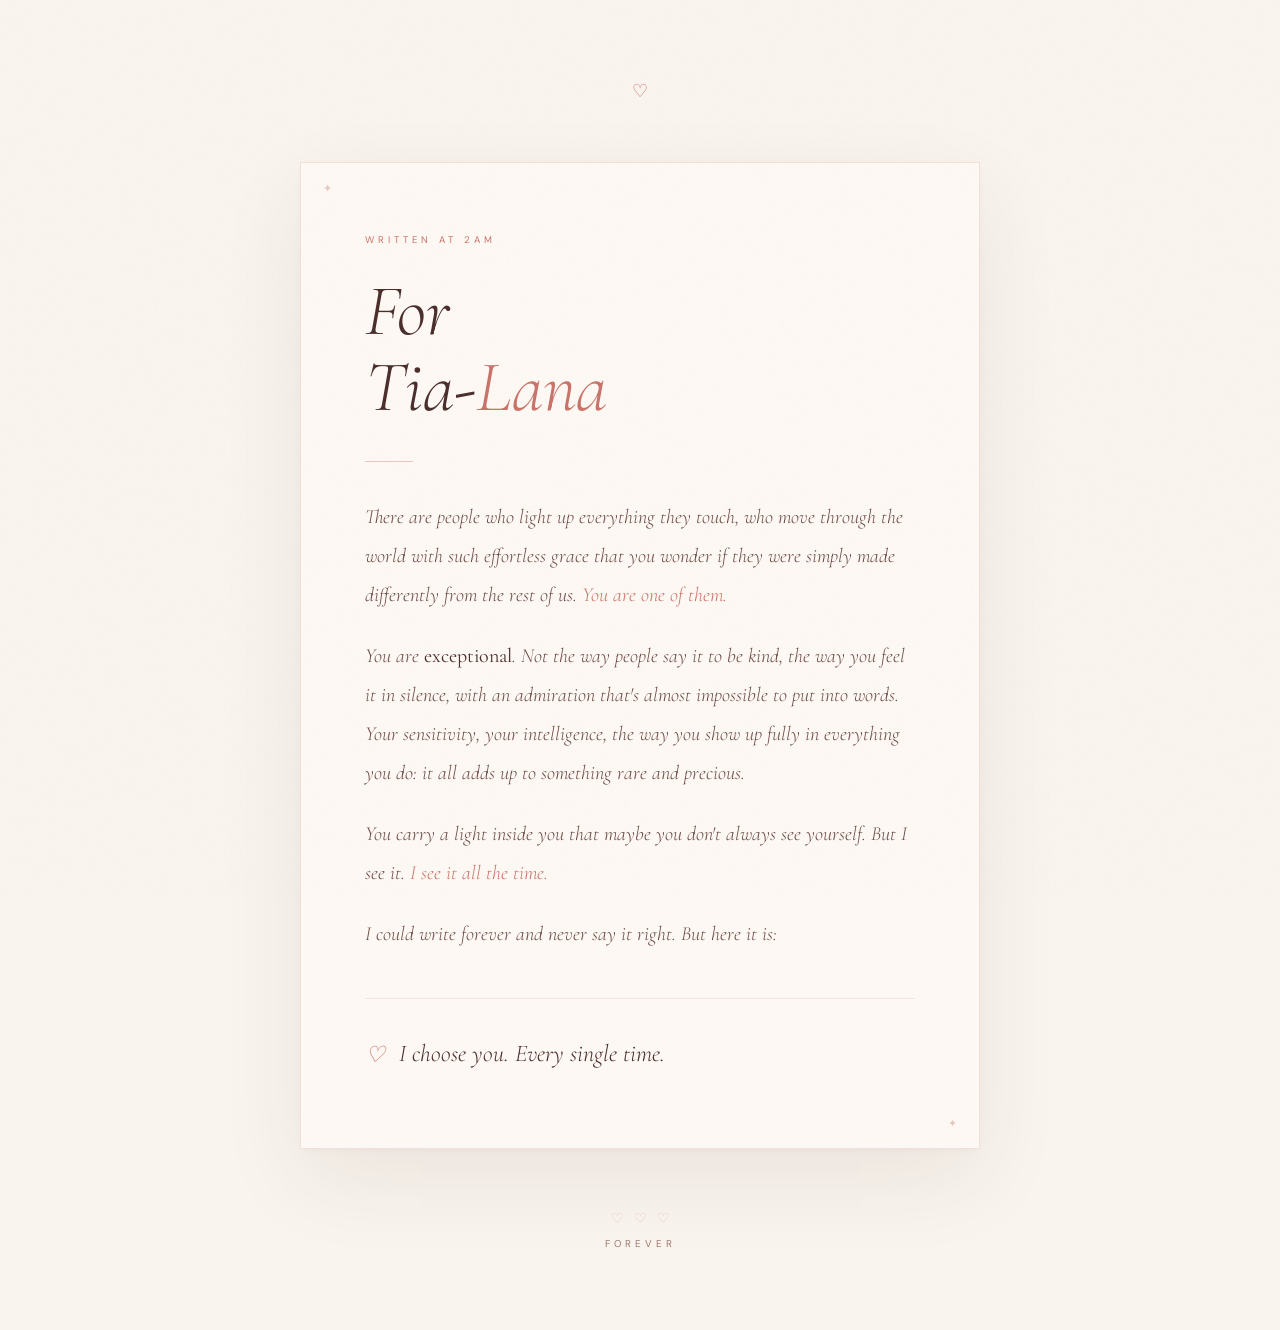
<file: love.html>
<!DOCTYPE html>
<html lang="fr">
<head>
  <meta charset="UTF-8">
  <meta name="viewport" content="width=device-width, initial-scale=1.0">
  <title>For Tia-Lana ♡</title>
  <link rel="icon" type="image/svg+xml" href="[data-uri]">
  <link rel="preconnect" href="https://fonts.googleapis.com">
  <link rel="preconnect" href="https://fonts.gstatic.com" crossorigin>
  <link href="https://fonts.googleapis.com/css2?family=Cormorant+Garamond:ital,wght@0,300;0,400;1,300;1,400;1,600&family=DM+Sans:wght@300;400&display=swap" rel="stylesheet">
  <style>
    :root {
      --cream:      #F9F4EE;
      --blush:      #E8C8BE;
      --rose:       #C9736A;
      --warm-brown: #4A2E2C;
      --text-mid:   #6B4A45;
      --text-light: #A07870;
    }

    *, *::before, *::after { margin: 0; padding: 0; box-sizing: border-box; }

    body {
      font-family: 'DM Sans', sans-serif;
      background: var(--cream);
      color: var(--warm-brown);
      min-height: 100vh;
      overflow-x: hidden;
    }

    /* grain */
    body::before {
      content: ''; position: fixed; inset: 0; pointer-events: none; z-index: 9999;
      background-image: url("data:image/svg+xml,%3Csvg viewBox='0 0 256 256' xmlns='http://www.w3.org/2000/svg'%3E%3Cfilter id='n'%3E%3CfeTurbulence type='fractalNoise' baseFrequency='0.9' numOctaves='4' stitchTiles='stitch'/%3E%3C/filter%3E%3Crect width='100%25' height='100%25' filter='url(%23n)' opacity='0.04'/%3E%3C/svg%3E");
      opacity: .4;
    }

    /* ── FLOATING PETALS ── */
    .petal {
      position: fixed; pointer-events: none; z-index: 1;
      font-size: 1rem; opacity: 0;
      animation: fall linear infinite;
    }
    @keyframes fall {
      0%   { transform: translateY(-60px) translateX(0)              rotate(0deg);   opacity: 0; }
      10%  { opacity: .45; }
      50%  { transform: translateY(50vh)  translateX(var(--sway, 0)) rotate(180deg); }
      90%  { opacity: .45; }
      100% { transform: translateY(110vh) translateX(0)              rotate(340deg); opacity: 0; }
    }

    /* ── MAIN LAYOUT ── */
    .page {
      min-height: 100vh;
      display: flex;
      flex-direction: column;
      align-items: center;
      justify-content: center;
      padding: 80px 8%;
      position: relative;
      z-index: 2;
    }

    /* ornamental top line */
    .top-ornament {
      display: flex; align-items: center; gap: 18px;
      margin-bottom: 60px;
      opacity: 0; animation: fadeUp .9s ease .2s forwards;
    }
    .orn-line { flex: 1; max-width: 120px; height: 1px; background: var(--blush); }
    .orn-heart {
      font-size: 1.1rem; color: var(--rose);
      animation: pulse 2.2s ease-in-out infinite;
    }
    @keyframes pulse {
      0%, 100% { transform: scale(1); }
      50%       { transform: scale(1.25); }
    }

    /* ── LETTER CARD ── */
    .letter {
      background: #FDF8F3;
      border: 1px solid rgba(232,200,190,.5);
      max-width: 680px; width: 100%;
      padding: 70px 64px;
      position: relative;
      box-shadow: 0 30px 80px rgba(74,46,44,.08), 0 2px 8px rgba(74,46,44,.04);
      opacity: 0; animation: fadeUp 1s ease .4s forwards;
    }

    /* corner flourishes */
    .letter::before, .letter::after {
      content: '✦';
      position: absolute;
      font-size: .7rem; color: var(--blush);
    }
    .letter::before { top: 18px; left: 22px; }
    .letter::after  { bottom: 18px; right: 22px; }

    .letter-label {
      font-size: .6rem; letter-spacing: 4px; text-transform: uppercase;
      color: var(--rose); margin-bottom: 28px; display: block;
    }

    .letter-name {
      font-family: 'Cormorant Garamond', serif;
      font-size: clamp(2.8rem, 6vw, 4.5rem);
      font-weight: 300; font-style: italic;
      line-height: 1.05;
      color: var(--warm-brown);
      margin-bottom: 36px;
    }
    .letter-name em { color: var(--rose); font-style: italic; }

    .divider {
      width: 48px; height: 1px;
      background: var(--blush); margin-bottom: 36px;
    }

    .letter-body {
      font-family: 'Cormorant Garamond', serif;
      font-size: 1.25rem; font-weight: 300; font-style: italic;
      line-height: 1.95; color: var(--text-mid);
    }
    .letter-body p { margin-bottom: 22px; }
    .letter-body p:last-child { margin-bottom: 0; }
    .letter-body strong {
      font-style: normal; font-weight: 400; color: var(--warm-brown);
    }
    .letter-body .highlight {
      color: var(--rose);
    }

    /* signature */
    .signature {
      margin-top: 44px; padding-top: 32px;
      border-top: 1px solid rgba(232,200,190,.4);
      display: flex; align-items: center; gap: 14px;
    }
    .sig-heart { font-size: 1.4rem; color: var(--rose); animation: pulse 2.2s ease-in-out infinite; }
    .sig-text {
      font-family: 'Cormorant Garamond', serif;
      font-size: 1.5rem; font-style: italic; font-weight: 300;
      color: var(--warm-brown);
    }

    /* bottom */
    .bottom-ornament {
      margin-top: 60px; display: flex; flex-direction: column; align-items: center; gap: 10px;
      opacity: 0; animation: fadeUp .9s ease .8s forwards;
    }
    .bottom-ornament span {
      font-size: .62rem; letter-spacing: 4px; text-transform: uppercase;
      color: var(--text-light);
    }
    .hearts-row { display: flex; gap: 10px; }
    .hearts-row span {
      font-size: .9rem; color: var(--blush);
      animation: pulse 2.2s ease-in-out infinite;
      letter-spacing: 0;
    }
    .hearts-row span:nth-child(2) { animation-delay: .3s; }
    .hearts-row span:nth-child(3) { animation-delay: .6s; }

    @keyframes fadeUp {
      from { opacity: 0; transform: translateY(28px); }
      to   { opacity: 1; transform: none; }
    }

    @media (max-width: 640px) {
      .letter { padding: 44px 28px; }
      .page { padding: 60px 5%; }
    }
  </style>
</head>
<body>

  <!-- entry overlay (matches the expanding rose circle from index.html) -->
  <div id="entry-overlay" style="position:fixed;inset:0;background:#C9736A;z-index:9000;pointer-events:none;transition:opacity .55s ease .1s"></div>
  <script>
    requestAnimationFrame(() => requestAnimationFrame(() => {
      const o = document.getElementById('entry-overlay');
      o.style.opacity = '0';
      setTimeout(() => o.remove(), 700);
    }));
  </script>

  <!-- falling hearts -->
  <script>
    const colors = ['#C9736A', '#E8C8BE', '#A07870', '#d4968e', '#c9b4ae'];
    for (let i = 0; i < 28; i++) {
      const p = document.createElement('span');
      p.className = 'petal';
      p.textContent = '♡';
      const size = .7 + Math.random() * 1.4;
      const dur  = 7 + Math.random() * 11;
      const sway = (Math.random() - .5) * 60;
      p.style.cssText = `
        left: ${Math.random() * 105}vw;
        animation-duration: ${dur}s;
        animation-delay: ${Math.random() * 10}s;
        font-size: ${size}rem;
        color: ${colors[i % colors.length]};
        --sway: ${sway}px;
      `;
      document.body.appendChild(p);
    }
  </script>

  <script>
    const LABELS = [
      "A letter for you", "Written with love", "For you, always",
      "From the heart", "Just for you", "A few honest words",
      "With all my love", "Words for Tia-Lana", "An open letter",
      "Because you deserve to know", "Every single time",
      "Something true", "Honestly", "No filter, just love",
      "A reminder", "For when you forget", "From me, to you",
      "What I think about", "Said out loud", "The truth of it",
      "Written at 2am", "Always meant to say this", "Unedited",
      "A love letter", "For the record", "Simply put",
      "Words I mean completely", "This is real", "Because I can't not",
      "Read this slowly"
    ];

    const OPENINGS = [
      `There are people who light up everything they touch, who move through the world with such effortless grace that you wonder if they were simply made differently from the rest of us. <span class="highlight">You are one of them.</span>`,
      /*`Some people leave a mark on the world just by existing. They don't try, they simply are, and everything around them becomes warmer, brighter, more alive. <span class="highlight">That's you.</span>`,
      `Every so often, you meet someone who changes the way you see everything. Not through grand gestures, but through the quiet, extraordinary way they exist. <span class="highlight">You are that person for me.</span>`,
      `There's a word in French, <em>lumineuse</em>, that doesn't quite translate. It means radiant, brilliant, full of light. <span class="highlight">I think it was invented for you.</span>`,
      `You walk into a room and something shifts. The air is lighter. People stand a little straighter. They don't always know why. <span class="highlight">I do.</span>`,
      `Exceptional is a word people throw around too easily. But you, you earn it. Every single day. In the way you create, the way you feel, the way you love. <span class="highlight">Truly earn it.</span>`,
      `The world is full of people who are good at things. What makes you rare isn't your talent alone, it's the soul you pour into everything you touch. <span class="highlight">That soul is extraordinary.</span>`,
      `I've thought a lot about what makes someone truly remarkable. It's not one thing, it's the way they listen, the way they laugh, the way they show up. <span class="highlight">You have all of it.</span>`,
      `There are people you admire from a distance, and people who change you from up close. <span class="highlight">You are both, somehow, at the same time.</span>`,
      `I don't believe in coincidences anymore. I believe in the specific, quiet kind of magic that brings exceptional people into your life. <span class="highlight">You were that magic.</span>`,
      `Most people move through the world and leave it unchanged. And then there are the rare few who make it gentler just by being in it. <span class="highlight">You are one of those rare few.</span>`,
      `You have a way of making people feel seen. Truly seen. Not just noticed, <em>understood</em>. <span class="highlight">That is one of the rarest gifts a person can have.</span>`,
      `I've watched you create. I've watched you think. The care you pour into everything isn't effort, it's love. <span class="highlight">And it shows in everything you make.</span>`,
      `There is something in you that refuses to be ordinary. Not ambition, something deeper. A hunger for beauty and meaning that I find <span class="highlight">endlessly moving.</span>`,
      `Some people inspire others without even knowing it. They exist, and that existence alone gives others permission to be more fully themselves. <span class="highlight">That's the kind of person you are.</span>`,
      `I've spent a lot of time trying to find the right words for this. The truth is there aren't any. There's only this: you are one of the most remarkable people I have ever known. <span class="highlight">Full stop.</span>`,
      `You have this rare quality, the ability to be entirely, unapologetically yourself, while somehow making everyone around you feel completely at ease. <span class="highlight">That's not a small thing. That's everything.</span>`,
      `If I had to describe you to someone who had never met you, I wouldn't know where to start. Not because there's nothing to say, <span class="highlight">but because there's too much.</span>`,
      `There's a version of the world where people like you are more common. I don't live in that world. I live in this one, where you are <span class="highlight">genuinely, remarkably rare.</span>`,
      `Knowing you has made me believe more in people. In what they can be. In the extraordinary things that happen when someone decides to live fully and honestly. <span class="highlight">You are proof of all of that.</span>`,
      `I think about the sheer improbability of you, of everything that had to happen, every choice made, every door opened or closed, for you to become exactly who you are. <span class="highlight">And I'm grateful for all of it.</span>`,
      `You have a gift that very few people have: you make whatever room you're in feel like the right place to be. <span class="highlight">You make people feel at home.</span>`,
      `Some people are easy to love. You are not easy to love, you are <em>impossible not</em> to love. <span class="highlight">There's a difference, and you are the difference.</span>`,
      `The kindness you carry, the way you hold it so naturally, not as performance, but as a way of being, is one of the most quietly powerful things about you. <span class="highlight">It changes people.</span>`,
      `There's a particular kind of person who makes life feel like it means something. Who makes you want to be better, to look more closely, to feel more fully. <span class="highlight">You are that person.</span>`,
      `I don't think you realise how much you carry. How much you give. How much of yourself you pour into the world every single day. <span class="highlight">I see it. I want you to know that.</span>`,
      `You are brave in ways that matter. Not the loud, obvious kind of brave, the quiet, daily kind. The kind that asks you to show up as yourself, fully, even when it's hard. <span class="highlight">You do that. Every time.</span>`,
      `There is a warmth that follows you everywhere. Into conversations, into photographs, into every room you enter. <span class="highlight">It's entirely and unmistakably yours.</span>`,
      `I keep trying to find a word that captures it, what you are, what you do, what it feels like to be near you. The closest I've found is <span class="highlight"><em>irreplaceable.</em></span>`,
      `You are the kind of person people remember. Not for one thing, for the whole of who you are. The laugh, the mind, the heart. <span class="highlight">The impossible, wonderful whole of you.</span>`,*/
    ];

    const MIDDLES = [
      `You are <strong>exceptional</strong>. Not the way people say it to be kind, the way you feel it in silence, with an admiration that's almost impossible to put into words. Your sensitivity, your intelligence, the way you show up fully in everything you do: it all adds up to something rare and precious.`,
      /*`You carry a depth that most people spend their whole lives searching for. You wear it quietly, naturally, like you don't even know it's there. But everyone around you feels it.`,
      `The things you create, your photographs, your performances, your presence, they don't just exist. They <em>linger</em>. They stay with people long after the moment has passed.`,
      `You feel things deeply. More deeply than most people dare to. And instead of hiding that, you channel it into your art, your laugh, your way of being. <strong>It's breathtaking.</strong>`,
      `You have an ability to make the ordinary feel significant. A conversation, a glance, a shared moment, with you, everything carries weight and warmth that shouldn't be possible.`,
      `I've seen you in your element, creating, performing, being, and I can tell you honestly: there are very few people on this earth who do what you do with the grace and intention that you bring.`,
      `Your creativity isn't something you do. It's something you <em>are</em>. It radiates from you in the way you see the world, in the stories you find, in the beauty you pull out of ordinary moments.`,
      `What moves me most about you isn't any one talent or quality, it's the wholeness of you. The way every part of who you are fits together into something genuinely <strong>beautiful.</strong>`,
      `You make people around you better. Not by trying, just by being yourself with such full commitment that it gives others permission to do the same.`,
      `There's a stillness in you, underneath all the energy and creativity, a kind of deep-rootedness that makes you feel like someone who truly knows who they are. That is <strong>incredibly rare.</strong>`,
      `You don't just live your life. You <em>inhabit</em> it, every part of it, fully, with intention and grace and a warmth that I don't think you fully understand the scale of.`,
      `You are one of those people who makes others feel like the best version of themselves just by being around them. That's not accidental, it's a reflection of who you are at your core.`,
      `The way you approach your craft, with such patience, such honesty, such genuine love for what you do, it's one of the most quietly inspiring things I've ever witnessed.`,
      `You have a mind that notices things others walk past. A sensitivity that catches what most people miss. That's what makes everything you create feel so <strong>alive and true.</strong>`,
      `I admire so many things about you. But what I admire most is your courage, your willingness to be fully, vulnerably yourself, in your work and in your life. <strong>That takes everything.</strong>`,
      `There's a generosity in you that goes beyond kindness. You give people your full attention, your real thoughts, your genuine presence. In a world of half-presence, <strong>that is everything.</strong>`,
      `You have built something real, a creative life, a perspective, an identity that is entirely and unmistakably yours. Not many people manage that. <strong>You make it look effortless.</strong>`,
      `The way you see beauty, in light, in people, in the spaces between things, is one of your greatest gifts. You share that vision with the world and the world is richer for it.`,
      `You are living proof that intelligence and warmth are not opposites. That ambition and kindness can exist in the same person. That being gifted doesn't have to mean being difficult. <strong>You make it all look natural.</strong>`,
      `Everything about you, the way you work, the way you love, the way you exist in the world, suggests someone who has thought deeply about who they want to be. And then actually <em>become</em> that person.`,*/
    ];

    const LIGHTS = [
      `You carry a light inside you that maybe you don't always see yourself. But I see it. <span class="highlight">I see it all the time.</span>`,
      /*`And yet for all this brilliance, you remain the most genuinely, quietly humble person I know. That combination, of greatness and groundedness, is <span class="highlight">almost impossible to find.</span>`,
      `What I love most is the way you are when no one is watching. The realness of you. The quiet joy. The honest laugh. <span class="highlight">The true version.</span>`,
      `I think about the person you're becoming, and it moves me. Not because you're not already extraordinary, you are, but because <span class="highlight">you just keep growing.</span>`,
      `There are days when just the thought of you, of who you are, of all you carry, makes me feel lucky to exist in <span class="highlight">the same world as you.</span>`,
      `You are the kind of person that poets write about and painters try to capture. Not because of how you look, but because of <span class="highlight">what you radiate.</span>`,
      `The world is genuinely better because you're in it. Not in a vague, abstract way. In a real, specific, <span class="highlight">everyday kind of way.</span>`,
      `I hope you know, really know, how much of a difference you make. Not just to me. To everyone lucky enough to be close to you. <span class="highlight">You matter, Tia-Lana.</span>`,
      `You deserve every beautiful thing that comes your way. Every opportunity, every moment of joy, every person who recognises what you are. <span class="highlight">You deserve all of it.</span>`,
      `Watching you be fully yourself, in your art, in your life, is one of the most genuinely moving things I have ever witnessed. <span class="highlight">Don't ever stop.</span>`,
      `I think one of the most underrated things about you is how hard you work, quietly, consistently, without needing anyone to notice. <span class="highlight">I notice. I always notice.</span>`,
      `You have never once made me feel like I needed to be anything other than what I am. That kind of grace is <span class="highlight">rarer than you know.</span>`,
      `There's a particular joy you carry, not loud, not performed, just a quiet delight in being alive that is <span class="highlight">absolutely contagious.</span>`,
      `I find myself wanting to remember everything. The way you talk about things you love. The way your face changes when you're thinking. <span class="highlight">All of it. Every detail.</span>`,
      `You have shaped the way I see things. The way I think about beauty, about work, about what it means to show up honestly in the world. <span class="highlight">That's not a small thing.</span>`,
      `On the hard days, yours or mine, the thought of you is steadying. Like knowing there's a place that's warm and real and safe. <span class="highlight">You are that place for me.</span>`,
      `I don't think I'll ever fully get used to you. To how extraordinary you are. I don't want to. I want to keep being <span class="highlight">quietly amazed, every time.</span>`,
      `You make love feel like something simple and enormous at the same time. Easy and overwhelming. Light and infinite. <span class="highlight">That's a rare kind of love.</span>`,
      `Whatever happens, wherever life takes us, I will always, always be grateful that I got to know you. That I got to see <span class="highlight">who you really are.</span>`,
      `You are not just someone I love. You are someone I genuinely admire. Someone I look at and think: <span class="highlight">yes. That. That is what a person can be.</span>`,*/
    ];

    const CLOSINGS = [
      `So here it is, simply, honestly, with everything I have:`,
      `I have no grand words left. Just this, plain and true:`,
      `After all of this, it still comes down to one thing:`,
      `Words fall short. They always do, with you. But here is what I know:`,
      `None of this captures it fully. But let me try, one last time:`,
      `I could write forever and never say it right. But here it is:`,
      `Everything I've written here is just the surface. What I really mean is this:`,
      `And so, with all the sincerity I can put into words:`,
      `If I could say only one thing after all of this, it would be:`,
      `This is the truest thing I know:`,
      `So I'll stop trying to find the perfect words and just say the real ones:`,
      `All of this, every word, leads to the same place:`,
      `I keep coming back to the same thing, no matter how I say it:`,
      `There's only one thing left to say, and it's the most important:`,
      `After everything, all the words, all the attempts, it's still just this:`,
      `Let me say what I actually mean, without trying to make it beautiful:`,
      `I've been circling it. Let me just say it directly:`,
      `Underneath all of this, there is one thing that is always true:`,
      `Put simply, the only way it really makes sense:`,
      `Strip away everything else and what remains is this:`,
    ];

    const SIGNATURES = [
      `I love you, Tia-Lana.`,
      `I am so lucky to know you.`,
      `You are loved. Completely. Always.`,
      `Thank you for existing, Tia-Lana.`,
      `I love you. More than words do justice.`,
      `You are my favourite person in the world.`,
      `I love you, Tia-Lana. More every day.`,
      `You are extraordinary. And you are loved.`,
      `I love you. More than I'll ever fully say.`,
      `You are loved beyond measure, Tia-Lana.`,
      `Every day, more than the day before.`,
      `I love you. That's the whole truth of it.`,
      `You are everything. Absolutely everything.`,
      `Loving you is the easiest thing I've ever done.`,
      `You are my favourite thing about my life.`,
      `I love you in a way that doesn't need explaining.`,
      `Thank you for being you. Exactly, perfectly you.`,
      `I choose you. Every single time.`,
      `You are so deeply, completely loved.`,
      `I love you more than yesterday. Less than tomorrow.`,
      `There is no version of my life that I'd want without you in it.`,
      `You are home. You have always been home.`,
      `I love you. Fully. Without reservation.`,
      `You are the best thing. Just, the best thing.`,
      `I love you, Tia-Lana. Now and always.`,
    ];

    function pick(arr) { return arr[Math.floor(Math.random() * arr.length)]; }

    document.addEventListener('DOMContentLoaded', function () {
      document.getElementById('lLabelEl').textContent  = pick(LABELS);
      document.getElementById('lOpenEl').innerHTML     = pick(OPENINGS);
      document.getElementById('lMiddleEl').innerHTML   = pick(MIDDLES);
      document.getElementById('lLightEl').innerHTML    = pick(LIGHTS);
      document.getElementById('lClosingEl').innerHTML  = pick(CLOSINGS);
      document.getElementById('lSigEl').textContent    = pick(SIGNATURES);
    });
  </script>

  <div class="page">

    <div class="top-ornament">
      <div class="orn-line"></div>
      <span class="orn-heart">♡</span>
      <div class="orn-line"></div>
    </div>

    <div class="letter">
      <span class="letter-label" id="lLabelEl"></span>

      <h1 class="letter-name">
        For<br>Tia-<em>Lana</em>
      </h1>

      <div class="divider"></div>

      <div class="letter-body">
        <p id="lOpenEl"></p>
        <p id="lMiddleEl"></p>
        <p id="lLightEl"></p>
        <p id="lClosingEl"></p>

        <div class="signature">
          <span class="sig-heart">♡</span>
          <span class="sig-text" id="lSigEl"></span>
        </div>
      </div>
    </div>

    <div class="bottom-ornament">
      <div class="hearts-row">
        <span>♡</span><span>♡</span><span>♡</span>
      </div>
      <span>forever</span>
    </div>

  </div>

</body>
</html>
</file>
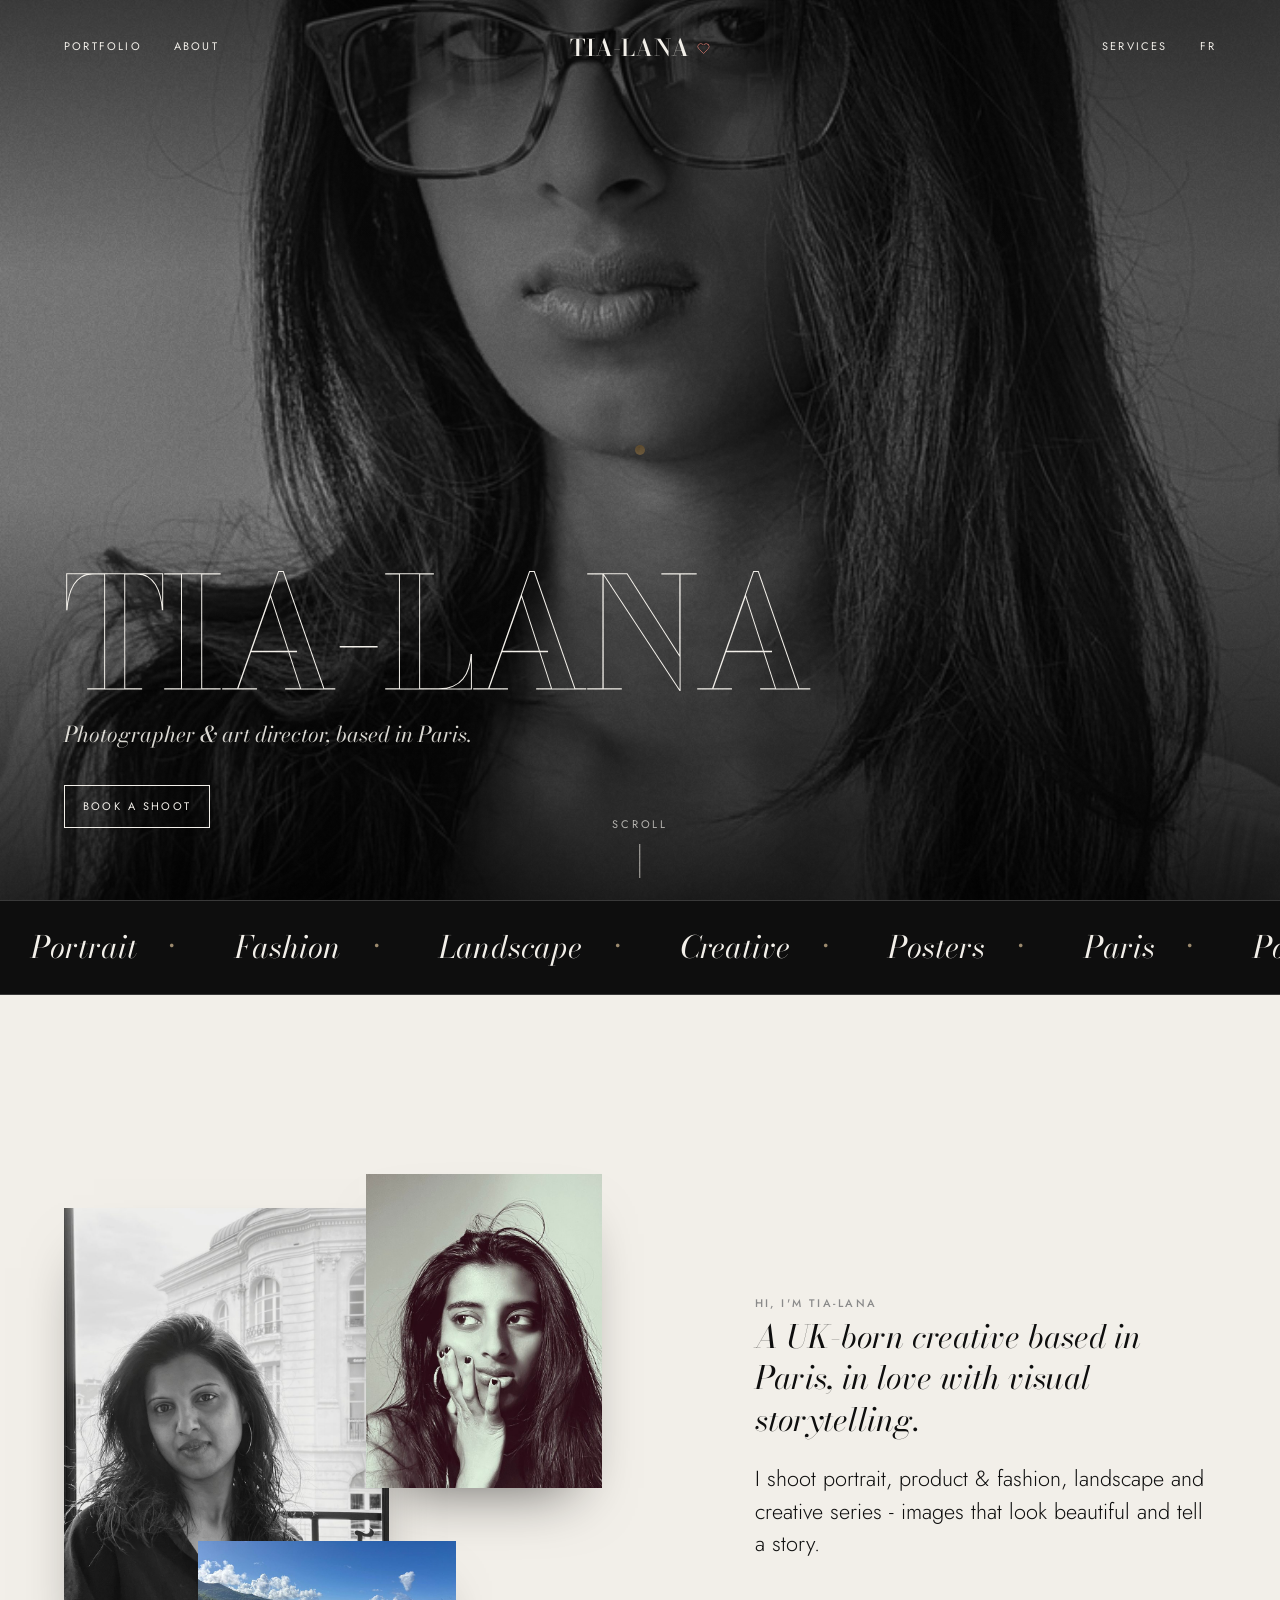
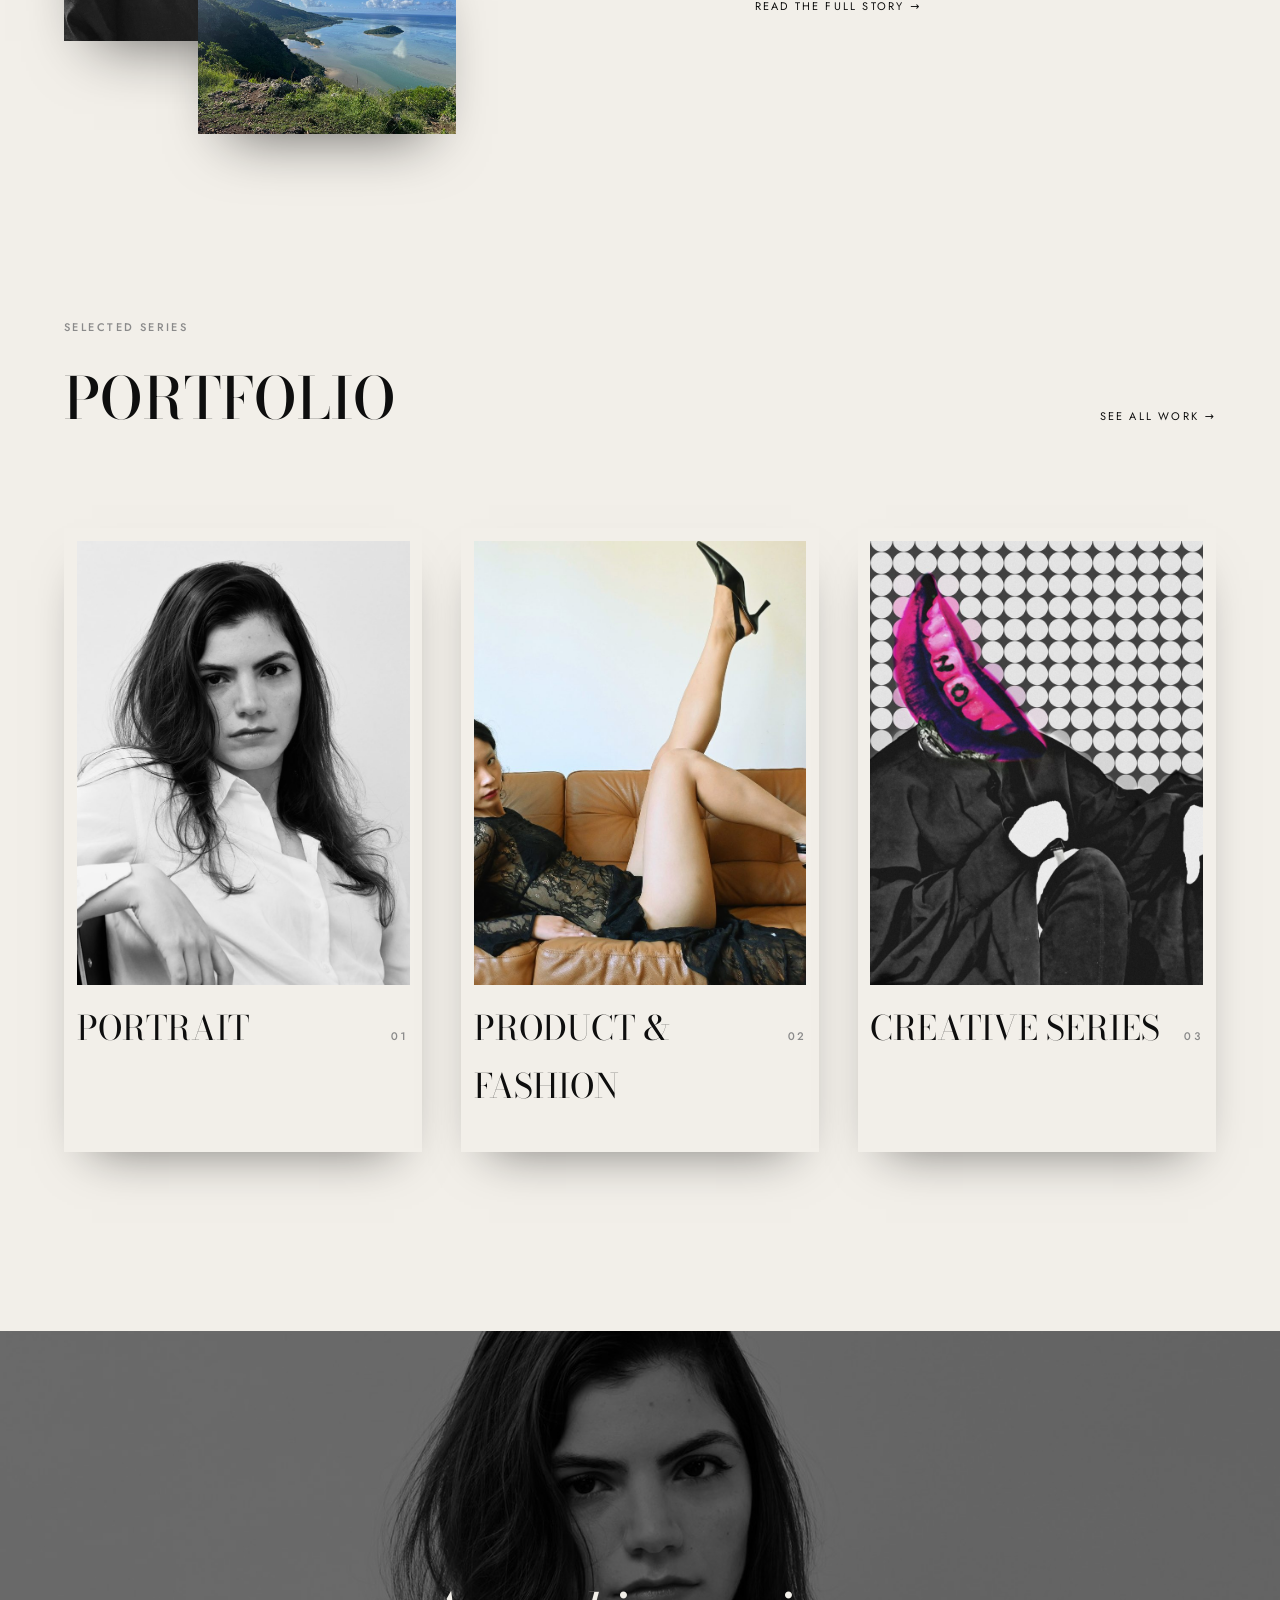
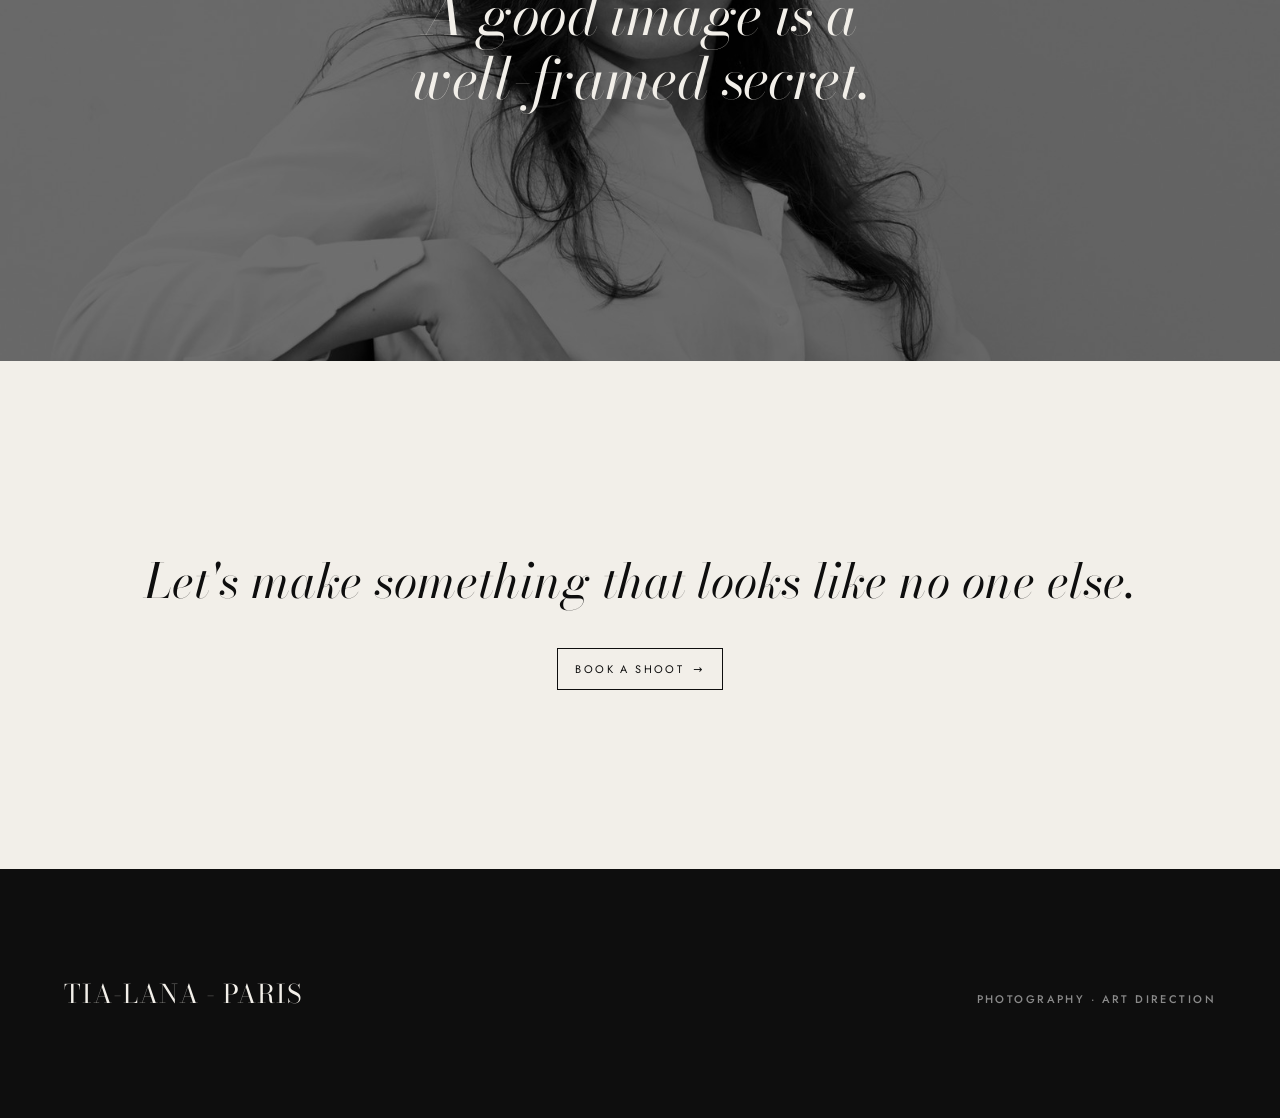
<file: photography.html>
<!DOCTYPE html>
<html>
<head>
  <meta charset="UTF-8">
  <meta http-equiv="refresh" content="0;url=index.html#photography">
  <script>location.replace('index.html#photography')</script>
</head>
</html>
</file>
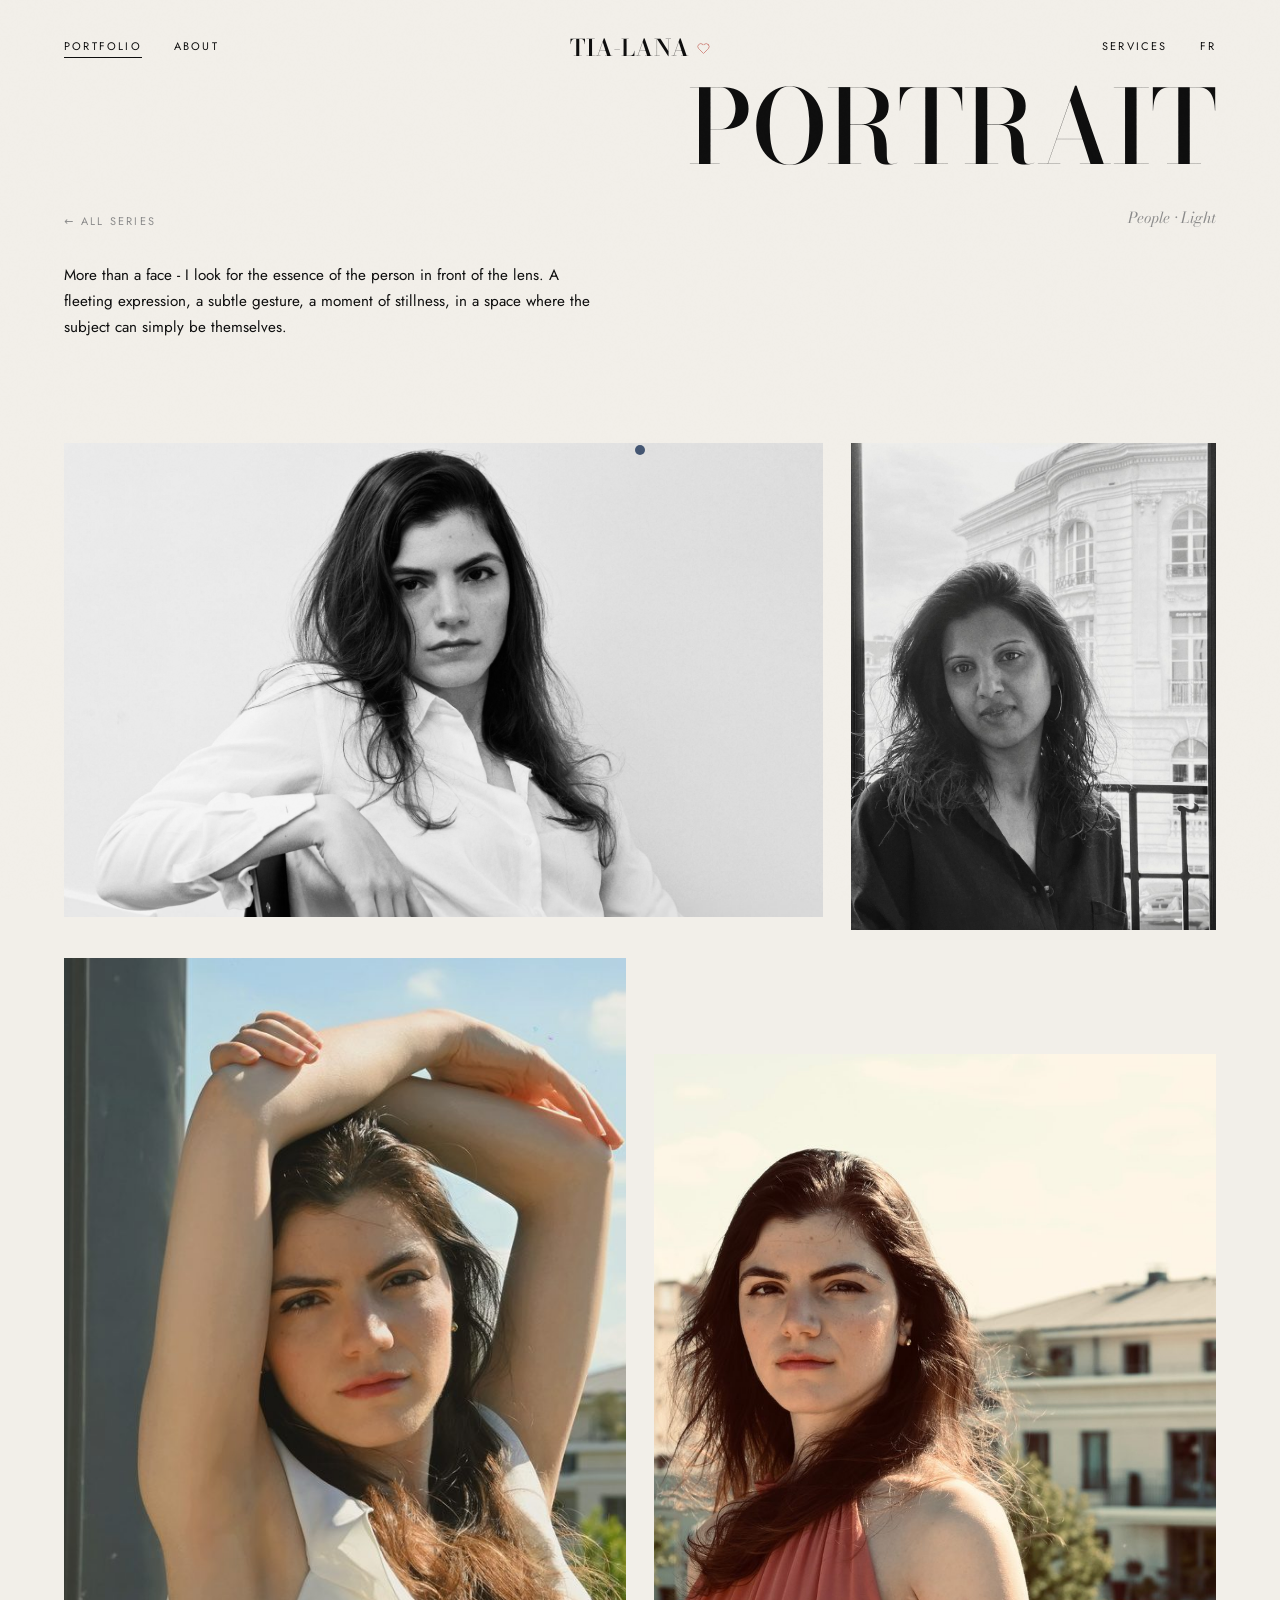
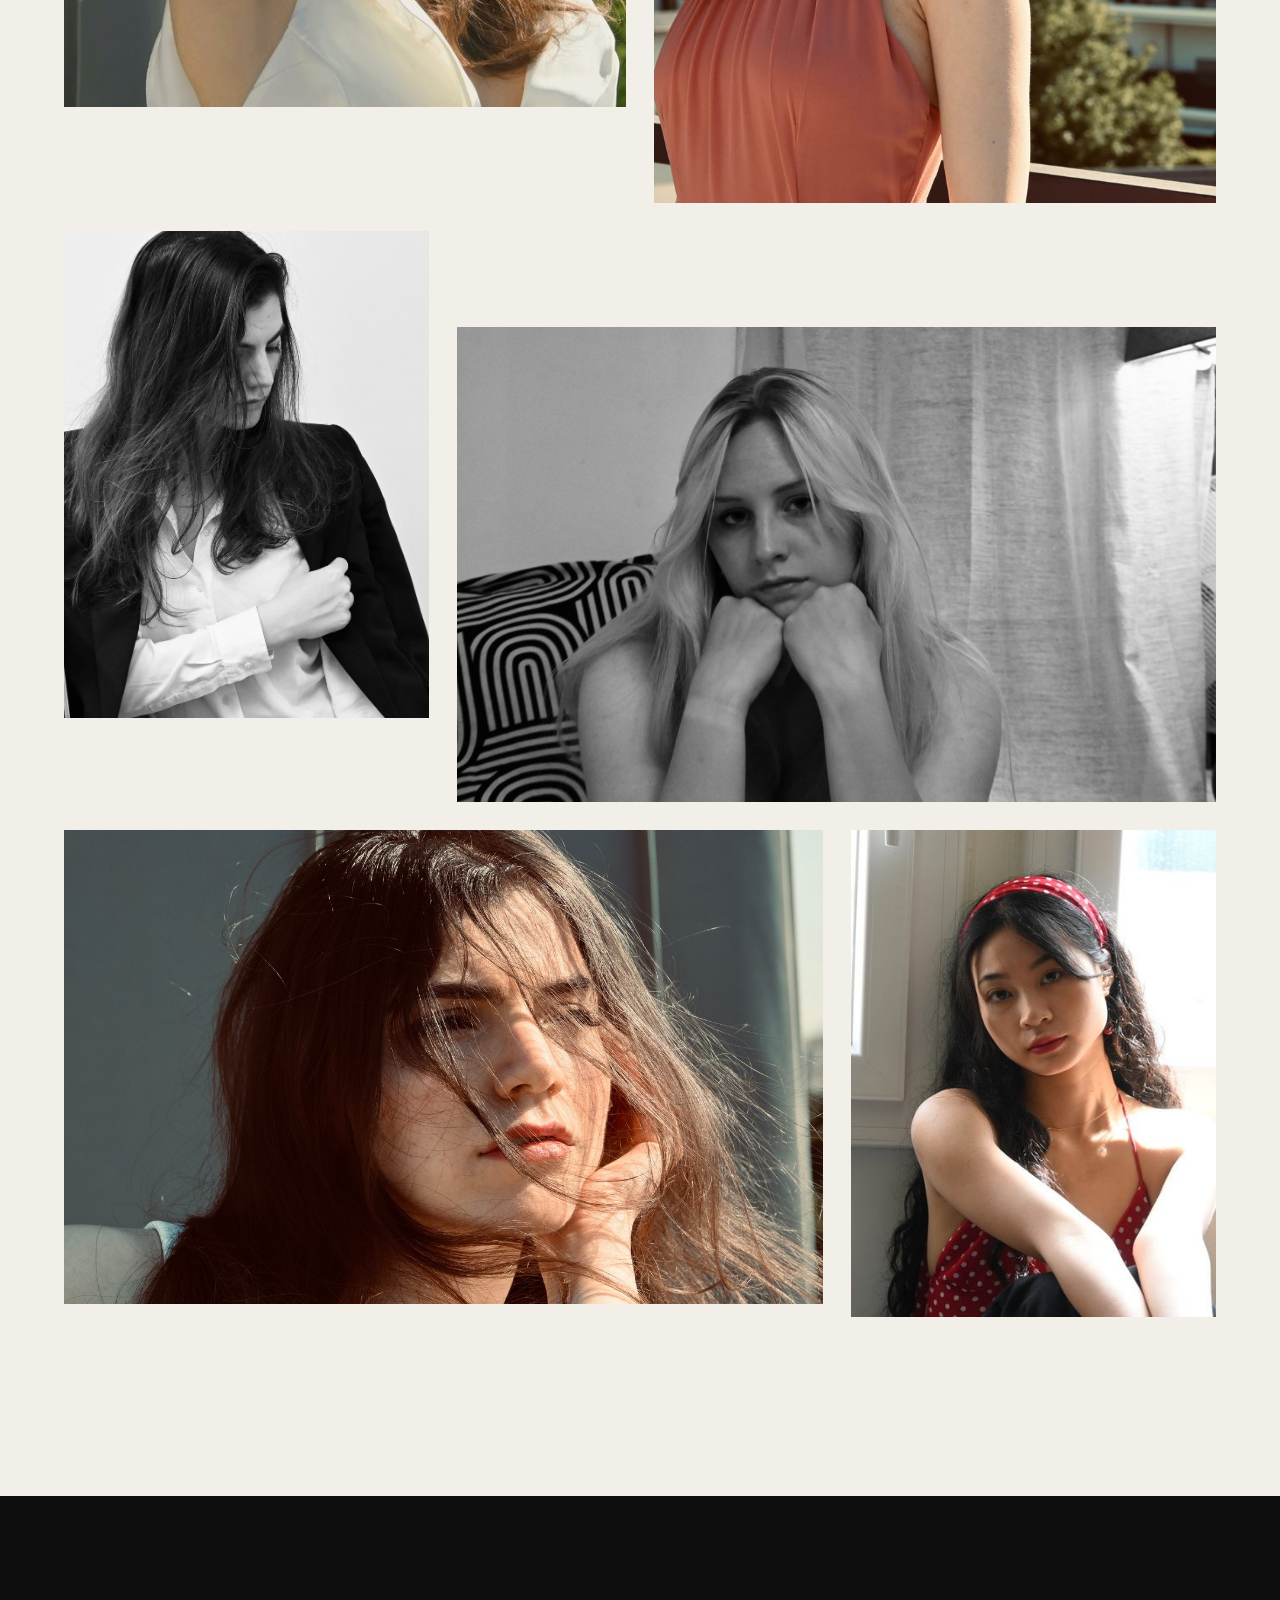
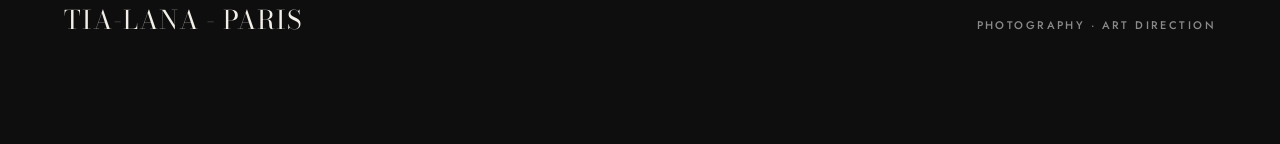
<file: series.html>
<!DOCTYPE html>
<html lang="en">
<head>
  <meta charset="UTF-8" />
  <meta name="viewport" content="width=device-width, initial-scale=1.0" />
  <title>Series - TIA-LANA</title>
  <meta name="description" content="A series by Tia-Lana Chinapyel. Browse the frames, click one to open it full screen." />
  <meta name="theme-color" content="#f2efe9" />
  <link rel="icon" type="image/svg+xml" href="assets/favicon.svg?v=1" />

  <link rel="preconnect" href="https://fonts.googleapis.com" />
  <link rel="preconnect" href="https://fonts.gstatic.com" crossorigin />
  <link href="https://fonts.googleapis.com/css2?family=Bodoni+Moda:ital,opsz,wght@0,6..96,400;0,6..96,500;0,6..96,600;0,6..96,700;1,6..96,400;1,6..96,500&family=Jost:wght@300;400;500&display=swap" rel="stylesheet" />

  <link rel="stylesheet" href="css/reset.css?v=12" />
  <link rel="stylesheet" href="css/tokens.css?v=15" />
  <link rel="stylesheet" href="css/typography.css?v=13" />
  <link rel="stylesheet" href="css/styles.css?v=51" />
</head>
<body class="page-series">
  <a class="skip-link" href="#main" data-i18n="skip">Skip to content</a>
  <div class="grain" aria-hidden="true"></div>

  <header class="nav nav--on-light">
    <nav class="nav__links nav__links--left" aria-label="Primary">
      <a href="work.html" aria-current="page" data-i18n="nav.work">Portfolio</a>
      <a href="about.html" data-i18n="nav.about">About</a>
    </nav>
    <div class="nav__logo-wrap">
      <a class="nav__logo" href="index.html">Tia-Lana</a>
      <button id="loveHeart" class="nav__heart" type="button" aria-label="A little something">
        <svg viewBox="0 0 24 24" fill="none" stroke="currentColor" stroke-width="1.4" stroke-linecap="round" stroke-linejoin="round" aria-hidden="true"><path d="M20.84 4.61a5.5 5.5 0 0 0-7.78 0L12 5.67l-1.06-1.06a5.5 5.5 0 0 0-7.78 7.78l1.06 1.06L12 21.23l7.78-7.78 1.06-1.06a5.5 5.5 0 0 0 0-7.78z"/></svg>
      </button>
    </div>
    <nav class="nav__links nav__links--right">
      <a href="services.html" data-i18n="nav.booking">Services</a>
      <button class="nav__lang" data-lang-toggle aria-label="Switch language">FR</button>
    </nav>
    <button class="nav__burger" aria-expanded="false" aria-controls="nav-menu" data-i18n="nav.menu">Menu</button>
    <div class="nav__menu" id="nav-menu">
      <a href="work.html" data-i18n="nav.work">Portfolio</a>
      <a href="about.html" data-i18n="nav.about">About</a>
      <a href="services.html" data-i18n="nav.booking">Services</a>
      <button class="nav__lang" data-lang-toggle aria-label="Switch language">FR</button>
    </div>
  </header>

  <main id="main" class="section section--light">
    <div class="wrap">
      <div class="series-head">
        <a class="series-head__back link-arrow" href="work.html"><span>←</span> <span data-i18n="series.back">All series</span></a>
        <div class="stack" style="text-align:right">
          <h1 class="series-head__title" data-series-title>Series</h1>
          <p class="series-head__sub" data-series-meta></p>
        </div>
      </div>

      <p class="series-head__intro" data-series-intro></p>

      <!-- galerie asymétrique peuplée par js/series.js -->
      <div class="gallery" data-gallery aria-label="Photographs - click to enlarge"></div>
    </div>
  </main>

  <!-- lightbox -->
  <div class="lightbox" data-lightbox role="dialog" aria-modal="true" aria-label="Photo viewer">
    <div class="lightbox__bar wrap">
      <span class="lightbox__count" data-lb-count>01 / 01</span>
      <button class="lightbox__close" data-lb-close type="button"><span data-i18n="series.close">Close</span> ✕</button>
    </div>
    <div class="lightbox__stage">
      <button class="lightbox__nav lightbox__prev" data-lb-prev type="button" aria-label="Previous">
        <svg viewBox="0 0 24 24" aria-hidden="true"><path d="M15 5 L8 12 L15 19" fill="none" stroke="currentColor" stroke-width="2" stroke-linecap="round" stroke-linejoin="round"/></svg>
      </button>
      <img class="lightbox__img" data-lb-img alt="" />
      <button class="lightbox__nav lightbox__next" data-lb-next type="button" aria-label="Next">
        <svg viewBox="0 0 24 24" aria-hidden="true"><path d="M9 5 L16 12 L9 19" fill="none" stroke="currentColor" stroke-width="2" stroke-linecap="round" stroke-linejoin="round"/></svg>
      </button>
    </div>
    <div class="lightbox__cap">
      <p class="lightbox__title" data-lb-title></p>
      <p class="lightbox__desc" data-lb-desc></p>
    </div>
  </div>

  <footer class="footer">
    <div class="wrap footer__row">
      <p class="footer__brand" data-i18n="footer.brand">TIA-LANA - PARIS</p>
      <p class="footer__meta label" data-i18n="footer.role">PHOTOGRAPHY · ART DIRECTION</p>
    </div>
  </footer>

  <script type="module" src="js/i18n.js?v=14"></script>
  <script type="module" src="js/main.js?v=12"></script>
  <script type="module" src="js/cursor.js?v=12"></script>
  <script type="module" src="js/transitions.js?v=12"></script>
  <script type="module" src="js/love.js?v=1"></script>
  <script type="module" src="js/series.js?v=7"></script>
</body>
</html>
</file>
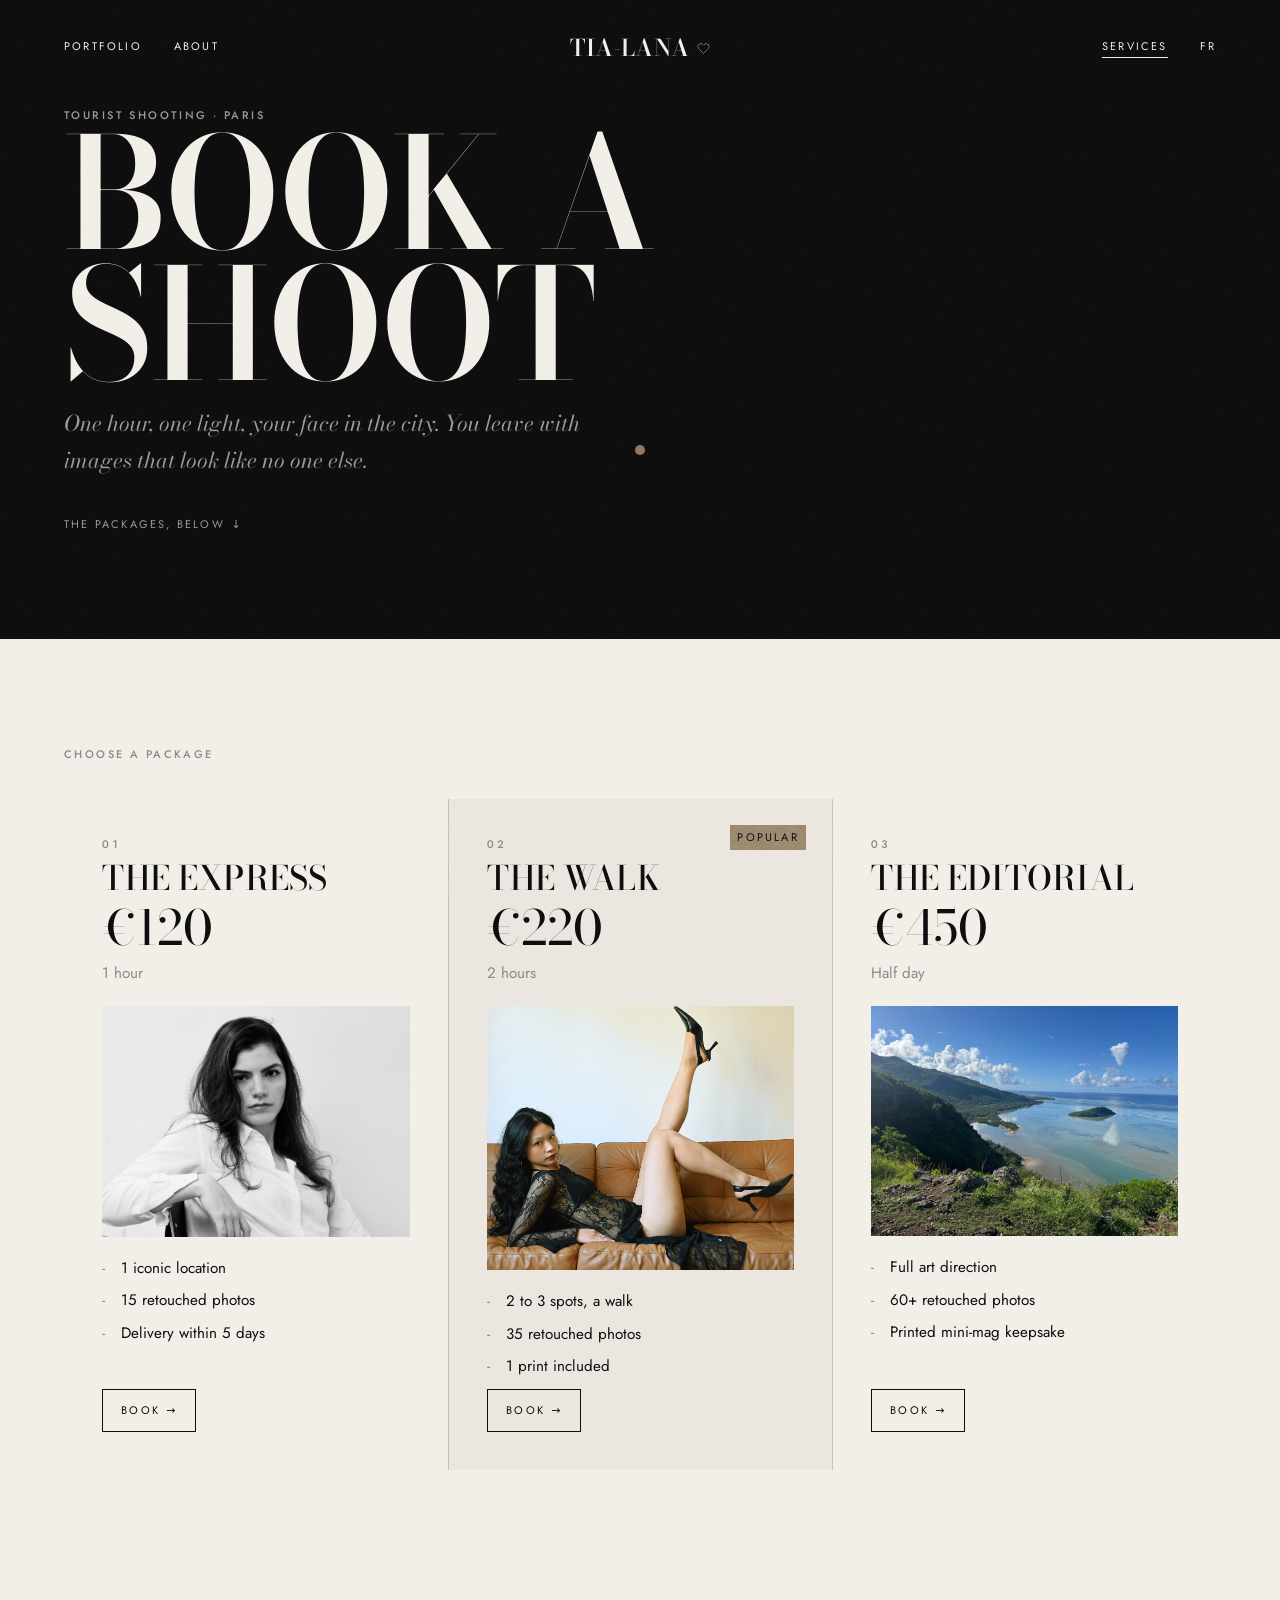
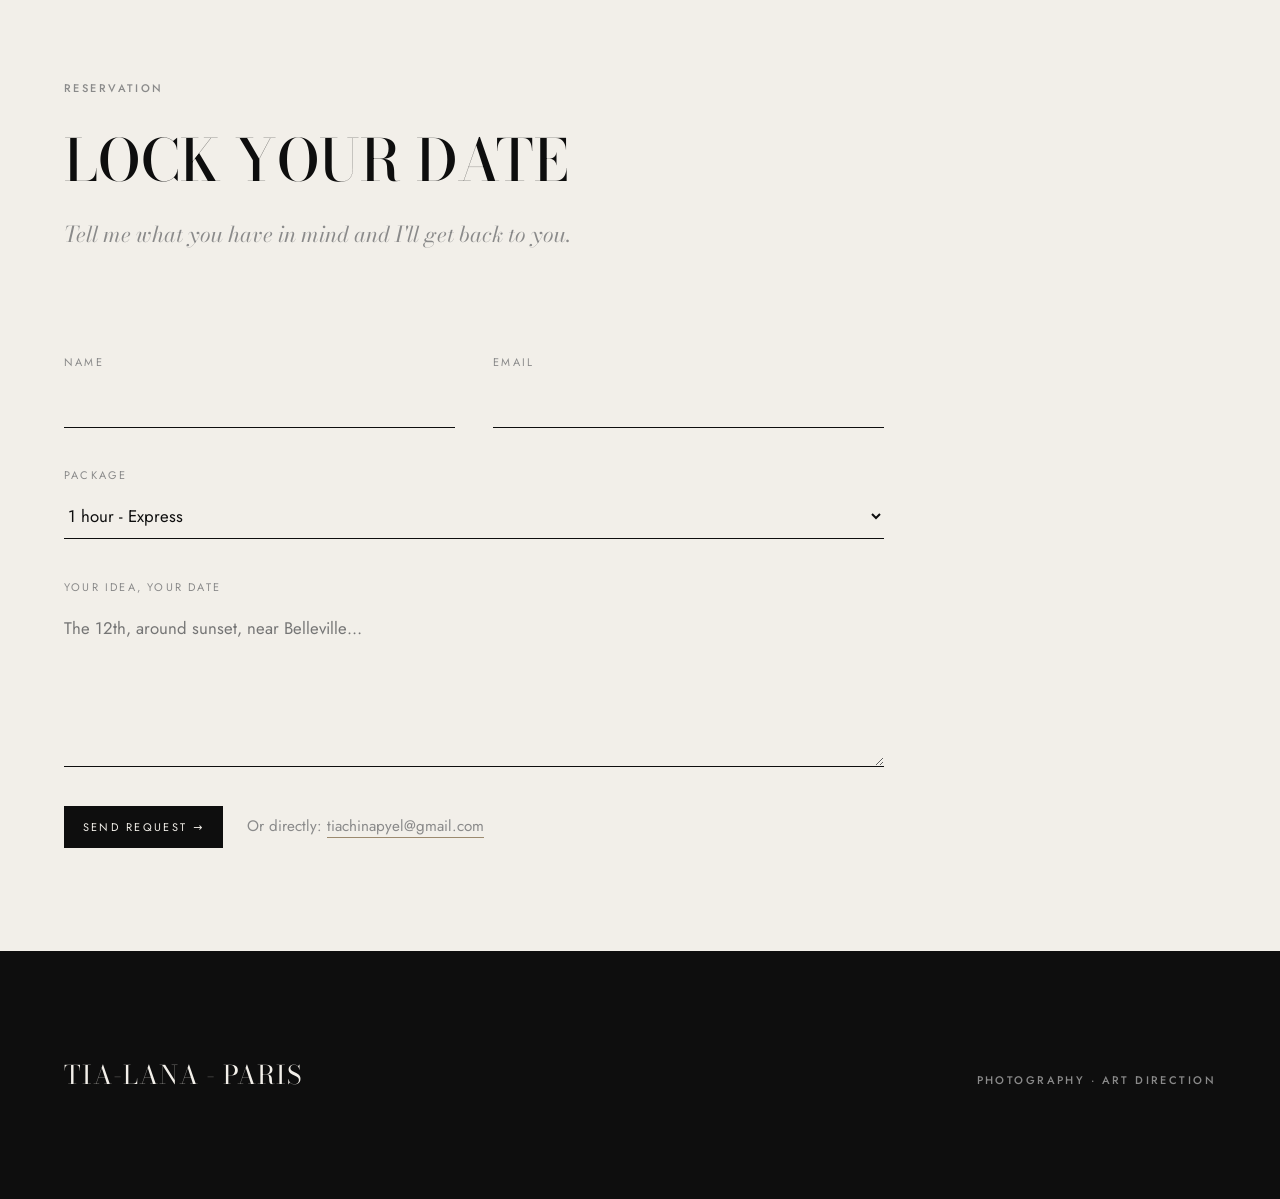
<file: services.html>
<!DOCTYPE html>
<html lang="en">
<head>
  <meta charset="UTF-8" />
  <meta name="viewport" content="width=device-width, initial-scale=1.0" />
  <title>Services - TIA-LANA</title>
  <meta name="description" content="Shoot your stop in Paris: three photo packages with Tia-Lana. Portraits, editorial keepsakes, walk and clicks." />
  <meta name="theme-color" content="#0e0e0e" />
  <link rel="icon" type="image/svg+xml" href="assets/favicon.svg?v=1" />
  <meta property="og:title" content="Services - Tia-Lana Chinapyel" />
  <meta property="og:description" content="Book a shoot in Paris - three packages, one hour to half a day." />
  <meta property="og:image" content="img/portfolio/fashion-01.jpg" />

  <link rel="preconnect" href="https://fonts.googleapis.com" />
  <link rel="preconnect" href="https://fonts.gstatic.com" crossorigin />
  <link href="https://fonts.googleapis.com/css2?family=Bodoni+Moda:ital,opsz,wght@0,6..96,400;0,6..96,500;0,6..96,600;0,6..96,700;1,6..96,400;1,6..96,500&family=Jost:wght@300;400;500&display=swap" rel="stylesheet" />

  <link rel="stylesheet" href="css/reset.css?v=12" />
  <link rel="stylesheet" href="css/tokens.css?v=15" />
  <link rel="stylesheet" href="css/typography.css?v=13" />
  <link rel="stylesheet" href="css/styles.css?v=51" />
</head>
<body class="page-services">
  <a class="skip-link" href="#main" data-i18n="skip">Skip to content</a>
  <div class="grain" aria-hidden="true"></div>

  <header class="nav">
    <nav class="nav__links nav__links--left" aria-label="Primary">
      <a href="work.html" data-i18n="nav.work">Portfolio</a>
      <a href="about.html" data-i18n="nav.about">About</a>
    </nav>
    <div class="nav__logo-wrap">
      <a class="nav__logo" href="index.html">Tia-Lana</a>
      <button id="loveHeart" class="nav__heart" type="button" aria-label="A little something">
        <svg viewBox="0 0 24 24" fill="none" stroke="currentColor" stroke-width="1.4" stroke-linecap="round" stroke-linejoin="round" aria-hidden="true"><path d="M20.84 4.61a5.5 5.5 0 0 0-7.78 0L12 5.67l-1.06-1.06a5.5 5.5 0 0 0-7.78 7.78l1.06 1.06L12 21.23l7.78-7.78 1.06-1.06a5.5 5.5 0 0 0 0-7.78z"/></svg>
      </button>
    </div>
    <nav class="nav__links nav__links--right">
      <a href="services.html" aria-current="page" data-i18n="nav.booking">Services</a>
      <button class="nav__lang" data-lang-toggle aria-label="Switch language">FR</button>
    </nav>
    <button class="nav__burger" aria-expanded="false" aria-controls="nav-menu" data-i18n="nav.menu">Menu</button>
    <div class="nav__menu" id="nav-menu">
      <a href="work.html" data-i18n="nav.work">Portfolio</a>
      <a href="about.html" data-i18n="nav.about">About</a>
      <a href="services.html" data-i18n="nav.booking">Services</a>
      <button class="nav__lang" data-lang-toggle aria-label="Switch language">FR</button>
    </div>
  </header>

  <main id="main">
    <!-- 1. HERO -->
    <section class="section section--dark svc-hero">
      <div class="wrap">
        <span class="eyebrow reveal" data-i18n="booking.eyebrow">Tourist shooting · Paris</span>
        <h1 class="svc-hero__title reveal">Book a<br />shoot</h1>
        <p class="svc-hero__sub reveal" data-i18n="booking.lead">One hour, one light, your face in the city. You leave with images that look like no one else.</p>
        <a class="svc-hero__cue reveal" href="#packages"><span data-i18n="booking.packages_cue">The packages, below</span> ↓</a>
      </div>
    </section>

    <!-- 2. PACKAGES -->
    <section class="section section--light" id="packages">
      <div class="wrap">
        <div class="packages-head stack reveal">
          <span class="eyebrow" data-i18n="booking.packages_kicker">Choose a package</span>
        </div>
        <div class="packages reveal">
          <article class="package">
            <span class="package__num num">01</span>
            <h2 class="package__name">The Express</h2>
            <p class="package__price">€120</p>
            <p class="package__dur">1 hour</p>
            <div class="package__img"><img src="img/portfolio/portrait-01.jpg" alt="Express shoot sample" loading="lazy" decoding="async" width="600" height="450" /></div>
            <ul>
              <li>1 iconic location</li>
              <li>15 retouched photos</li>
              <li>Delivery within 5 days</li>
            </ul>
            <a class="btn" href="#form" data-package="1 hour - Express"><span data-i18n="booking.book">Book →</span></a>
          </article>

          <article class="package package--pop">
            <span class="package__badge" data-i18n="booking.popular">POPULAR</span>
            <span class="package__num num">02</span>
            <h2 class="package__name">The Walk</h2>
            <p class="package__price">€220</p>
            <p class="package__dur">2 hours</p>
            <div class="package__img"><img src="img/portfolio/fashion-01.jpg" alt="Walk shoot sample" loading="lazy" decoding="async" width="600" height="450" /></div>
            <ul>
              <li>2 to 3 spots, a walk</li>
              <li>35 retouched photos</li>
              <li>1 print included</li>
            </ul>
            <a class="btn" href="#form" data-package="2 hours - Walk"><span data-i18n="booking.book">Book →</span></a>
          </article>

          <article class="package">
            <span class="package__num num">03</span>
            <h2 class="package__name">The Editorial</h2>
            <p class="package__price">€450</p>
            <p class="package__dur">Half day</p>
            <div class="package__img"><img src="img/portfolio/landscape-01.jpg" alt="Editorial shoot sample" loading="lazy" decoding="async" width="600" height="450" /></div>
            <ul>
              <li>Full art direction</li>
              <li>60+ retouched photos</li>
              <li>Printed mini-mag keepsake</li>
            </ul>
            <a class="btn" href="#form" data-package="Half day - Editorial"><span data-i18n="booking.book">Book →</span></a>
          </article>
        </div>
      </div>
    </section>

    <!-- 3. FORM -->
    <section class="section form-section" id="form">
      <div class="wrap">
        <div class="stack reveal" style="margin-bottom:var(--space-lg)">
          <span class="eyebrow" data-i18n="booking.form_eyebrow">Reservation</span>
          <h2 data-i18n="booking.form_title">Lock your date</h2>
          <p class="subtitle" data-i18n="booking.form_intro">Tell me what you have in mind and I'll get back to you.</p>
        </div>

        <!-- Formspree - static, no backend. TODO: replace YOUR_FORM_ID with the Formspree id (formspree.io) -->
        <form class="form reveal" action="https://formspree.io/f/YOUR_FORM_ID" method="POST">
          <div class="field">
            <label for="name" data-i18n="booking.f_name">Name</label>
            <input id="name" name="name" type="text" autocomplete="name" required />
          </div>
          <div class="field">
            <label for="email" data-i18n="booking.f_email">Email</label>
            <input id="email" name="email" type="email" autocomplete="email" required />
          </div>
          <div class="field field--full">
            <label for="formula" data-i18n="booking.f_formula">Package</label>
            <select id="formula" name="formula">
              <option>1 hour - Express</option>
              <option>2 hours - Walk</option>
              <option>Half day - Editorial</option>
            </select>
          </div>
          <div class="field field--full">
            <label for="msg" data-i18n="booking.f_msg">Your idea, your date</label>
            <textarea id="msg" name="message" rows="5" placeholder="The 12th, around sunset, near Belleville…"></textarea>
          </div>
          <div class="form__actions field--full">
            <button class="btn btn--solid" type="submit" data-i18n="booking.send">Send request →</button>
            <p class="form__or"><span data-i18n="booking.or">Or directly:</span> <a href="mailto:tiachinapyel@gmail.com?subject=Paris%20Booking">tiachinapyel@gmail.com</a></p>
          </div>
        </form>
      </div>
    </section>
  </main>

  <footer class="footer">
    <div class="wrap footer__row">
      <p class="footer__brand" data-i18n="footer.brand">TIA-LANA - PARIS</p>
      <p class="footer__meta label" data-i18n="footer.role">PHOTOGRAPHY · ART DIRECTION</p>
    </div>
  </footer>

  <script type="module" src="js/i18n.js?v=14"></script>
  <script type="module" src="js/main.js?v=12"></script>
  <script type="module" src="js/cursor.js?v=12"></script>
  <script type="module" src="js/transitions.js?v=12"></script>
  <script type="module" src="js/love.js?v=1"></script>
  <script type="module" src="js/services.js?v=1"></script>
</body>
</html>
</file>
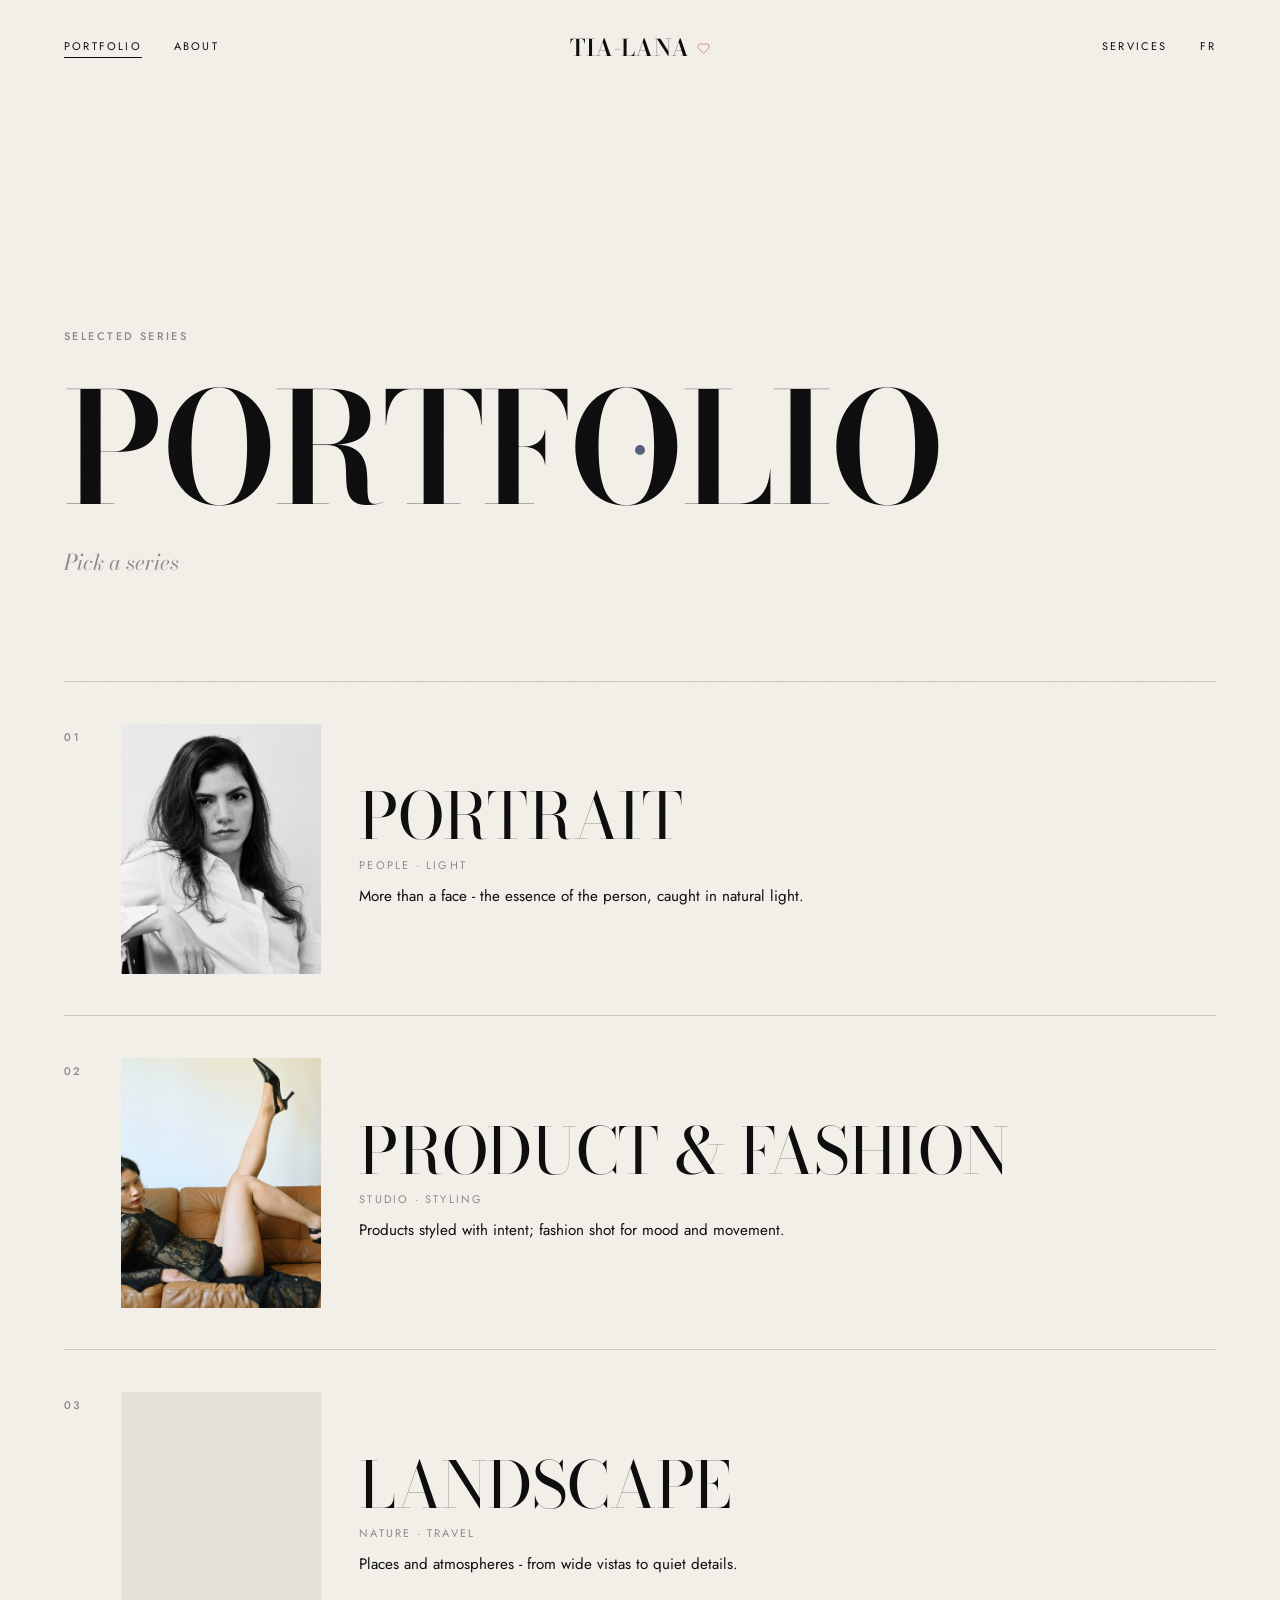
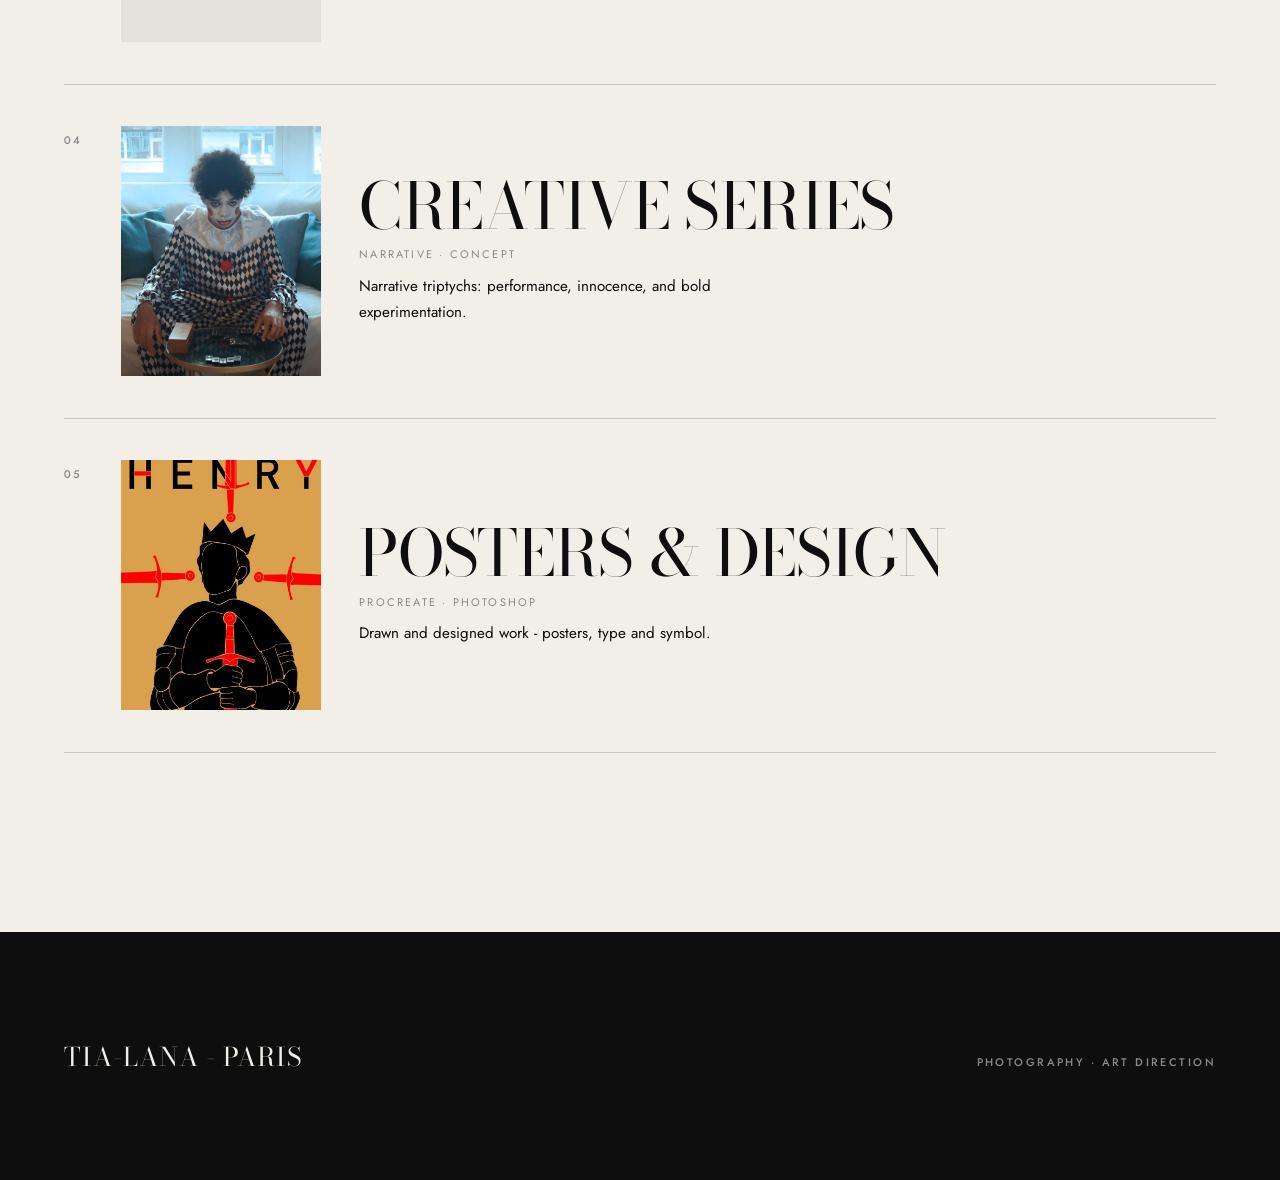
<file: work.html>
<!DOCTYPE html>
<html lang="en">
<head>
  <meta charset="UTF-8" />
  <meta name="viewport" content="width=device-width, initial-scale=1.0" />
  <title>Portfolio - TIA-LANA</title>
  <meta name="description" content="Portfolio of Tia-Lana Chinapyel - portrait, headshot and design. Pick a series." />
  <meta name="theme-color" content="#f2efe9" />
  <link rel="icon" type="image/svg+xml" href="assets/favicon.svg?v=1" />
  <meta property="og:title" content="Portfolio - TIA-LANA" />
  <meta property="og:description" content="Portrait · Headshot · Design. Pick a series." />

  <link rel="preconnect" href="https://fonts.googleapis.com" />
  <link rel="preconnect" href="https://fonts.gstatic.com" crossorigin />
  <link href="https://fonts.googleapis.com/css2?family=Bodoni+Moda:ital,opsz,wght@0,6..96,400;0,6..96,500;0,6..96,600;0,6..96,700;1,6..96,400;1,6..96,500&family=Jost:wght@300;400;500&display=swap" rel="stylesheet" />

  <link rel="stylesheet" href="css/reset.css?v=12" />
  <link rel="stylesheet" href="css/tokens.css?v=15" />
  <link rel="stylesheet" href="css/typography.css?v=13" />
  <link rel="stylesheet" href="css/styles.css?v=51" />
</head>
<body class="page-work">
  <a class="skip-link" href="#main" data-i18n="skip">Skip to content</a>
  <div class="grain" aria-hidden="true"></div>

  <header class="nav nav--on-light">
    <nav class="nav__links nav__links--left" aria-label="Primary">
      <a href="work.html" aria-current="page" data-i18n="nav.work">Portfolio</a>
      <a href="about.html" data-i18n="nav.about">About</a>
    </nav>
    <div class="nav__logo-wrap">
      <a class="nav__logo" href="index.html">Tia-Lana</a>
      <button id="loveHeart" class="nav__heart" type="button" aria-label="A little something">
        <svg viewBox="0 0 24 24" fill="none" stroke="currentColor" stroke-width="1.4" stroke-linecap="round" stroke-linejoin="round" aria-hidden="true"><path d="M20.84 4.61a5.5 5.5 0 0 0-7.78 0L12 5.67l-1.06-1.06a5.5 5.5 0 0 0-7.78 7.78l1.06 1.06L12 21.23l7.78-7.78 1.06-1.06a5.5 5.5 0 0 0 0-7.78z"/></svg>
      </button>
    </div>
    <nav class="nav__links nav__links--right">
      <a href="services.html" data-i18n="nav.booking">Services</a>
      <button class="nav__lang" data-lang-toggle aria-label="Switch language">FR</button>
    </nav>
    <button class="nav__burger" aria-expanded="false" aria-controls="nav-menu" data-i18n="nav.menu">Menu</button>
    <div class="nav__menu" id="nav-menu">
      <a href="work.html" data-i18n="nav.work">Portfolio</a>
      <a href="about.html" data-i18n="nav.about">About</a>
      <a href="services.html" data-i18n="nav.booking">Services</a>
      <button class="nav__lang" data-lang-toggle aria-label="Switch language">FR</button>
    </div>
  </header>

  <main id="main" class="section section--light">
    <div class="wrap">
      <header class="work-head stack reveal">
        <span class="eyebrow" data-i18n="rd.selected">Selected work</span>
        <h1 class="hero-title">Portfolio</h1>
        <p class="subtitle" data-i18n="rd.pick">Five bodies of work - pick one to open the series.</p>
      </header>

      <div class="worklist" data-worklist style="margin-top:var(--space-lg)">
        <a class="worklist__item reveal" href="series.html?cat=portrait">
          <span class="worklist__num num">01</span>
          <span class="worklist__thumb"><img src="img/portfolio/portrait-01.jpg" alt="Portrait series" loading="lazy" decoding="async" width="200" height="250" /></span>
          <span class="worklist__body">
            <span class="worklist__title" data-i18n="series.portrait">Portrait</span>
            <span class="worklist__meta" data-i18n="work.m_portrait">People · Light</span>
            <span class="worklist__desc" data-i18n="work.d_portrait">More than a face - the essence of the person, caught in natural light.</span>
          </span>
        </a>
        <a class="worklist__item reveal" href="series.html?cat=product-fashion">
          <span class="worklist__num num">02</span>
          <span class="worklist__thumb"><img src="img/portfolio/fashion-01.jpg" alt="Product and fashion series" loading="lazy" decoding="async" width="200" height="250" /></span>
          <span class="worklist__body">
            <span class="worklist__title" data-i18n="series.productfashion">Product &amp; Fashion</span>
            <span class="worklist__meta" data-i18n="work.m_productfashion">Studio · Styling</span>
            <span class="worklist__desc" data-i18n="work.d_productfashion">Products styled with intent; fashion shot for mood and movement.</span>
          </span>
        </a>
        <a class="worklist__item reveal" href="series.html?cat=landscape">
          <span class="worklist__num num">03</span>
          <span class="worklist__thumb"><img src="img/portfolio/landscape-01.jpg" alt="Landscape series" loading="lazy" decoding="async" width="200" height="250" /></span>
          <span class="worklist__body">
            <span class="worklist__title" data-i18n="series.landscape">Landscape</span>
            <span class="worklist__meta" data-i18n="work.m_landscape">Nature · Travel</span>
            <span class="worklist__desc" data-i18n="work.d_landscape">Places and atmospheres - from wide vistas to quiet details.</span>
          </span>
        </a>
        <a class="worklist__item reveal" href="series.html?cat=creative">
          <span class="worklist__num num">04</span>
          <span class="worklist__thumb"><img src="img/portfolio/clown-01.jpg" alt="Creative narrative series" loading="lazy" decoding="async" width="200" height="250" /></span>
          <span class="worklist__body">
            <span class="worklist__title" data-i18n="series.creative">Creative Series</span>
            <span class="worklist__meta" data-i18n="work.m_creative">Narrative · Concept</span>
            <span class="worklist__desc" data-i18n="work.d_creative">Narrative triptychs: performance, innocence, and bold experimentation.</span>
          </span>
        </a>
        <a class="worklist__item reveal" href="series.html?cat=posters">
          <span class="worklist__num num">05</span>
          <span class="worklist__thumb"><img src="img/portfolio/poster-henry.jpg" alt="Posters and design" loading="lazy" decoding="async" width="200" height="250" /></span>
          <span class="worklist__body">
            <span class="worklist__title" data-i18n="series.posters">Posters &amp; Design</span>
            <span class="worklist__meta" data-i18n="work.m_posters">Procreate · Photoshop</span>
            <span class="worklist__desc" data-i18n="work.d_posters">Drawn and designed work - posters, type and symbol.</span>
          </span>
        </a>
      </div>
    </div>
  </main>

  <footer class="footer">
    <div class="wrap footer__row">
      <p class="footer__brand" data-i18n="footer.brand">TIA-LANA - PARIS</p>
      <p class="footer__meta label" data-i18n="footer.role">PHOTOGRAPHY · ART DIRECTION</p>
    </div>
  </footer>

  <script type="module" src="js/i18n.js?v=14"></script>
  <script type="module" src="js/main.js?v=12"></script>
  <script type="module" src="js/cursor.js?v=12"></script>
  <script type="module" src="js/transitions.js?v=12"></script>
  <script type="module" src="js/love.js?v=1"></script>
</body>
</html>
</file>
<file: css/tokens.css>
/* ============================================================
   tokens.css - fondation visuelle (refonte « éditorial de mode »).
   Palette, typographie, échelle, espacements, mouvement.
   ============================================================ */
:root {
  /* ---- Palette : noir & blanc cassé, accent taupe rare ---- */
  --ink:       #0e0e0e;   /* noir profond */
  --charcoal:  #1a1a1a;   /* sections sombres secondaires */
  --bone:      #f2efe9;   /* blanc cassé / os */
  --ash:       #8a8a8a;   /* gris de texte secondaire */
  --accent:    #9c8a6e;   /* taupe / sable - survols, détails, badge POPULAR */

  --ink-rgb:    14, 14, 14;
  --bone-rgb:   242, 239, 233;
  --accent-rgb: 156, 138, 110;

  /* rôles (réassignés par section claire/sombre) */
  --bg:   var(--bone);
  --fg:   var(--ink);
  --muted: var(--ash);
  --rule: rgba(var(--ink-rgb), 0.18);  /* filets fins */

  /* ---- Typographie ---- */
  --font-display: "Bodoni Moda", "Times New Roman", Georgia, serif;
  --font-text:    "Jost", system-ui, -apple-system, Segoe UI, Roboto, sans-serif;

  /* Échelle fluide */
  --fs-giant: clamp(3rem, 12vw, 11rem);   /* titres hero outline */
  --fs-hero:  clamp(2.4rem, 8vw, 7rem);
  --fs-h2:    clamp(1.9rem, 5vw, 3.6rem);
  --fs-h3:    clamp(1.3rem, 3vw, 2.1rem);
  --fs-lead:  clamp(1.1rem, 1.7vw, 1.4rem);
  --fs-body:  clamp(0.95rem, 1.1vw, 1rem);  /* 15–16px */
  --fs-label: 0.6875rem;                    /* 11px micro-labels */

  /* ---- Espacements ---- */
  --gutter:   clamp(1.25rem, 5vw, 5rem);
  --space-sm: 1rem;
  --space-md: 2rem;
  --space-lg: clamp(3rem, 8vw, 7rem);
  --space-xl: clamp(5rem, 14vw, 12rem);
  --max-w:    1600px;
  --measure:  66ch;

  /* ---- Mouvement ---- */
  --ease:      cubic-bezier(0.22, 1, 0.36, 1);
  --ease-io:   cubic-bezier(0.65, 0, 0.35, 1);
  --dur-fast:  220ms;
  --dur:       480ms;
  --dur-slow:  900ms;

  /* ---- z-index ---- */
  --z-grain:   9999;
  --z-cursor:  10000;
  --z-overlay: 9000;
  --z-nav:     500;
}
</file>
<file: css/typography.css>
/* ============================================================
   typography.css - Bodoni Moda (display + italique) · Jost (texte)
   ============================================================ */
body {
  font-family: var(--font-text);
  font-size: var(--fs-body);
  font-weight: 400;
  line-height: 1.7;
  color: var(--fg);
  background: var(--bg);
}

/* ---- Display : Bodoni Moda, grandes capitales fines ---- */
.display,
h1, h2, h3 {
  font-family: var(--font-display);
  font-weight: 500;
  line-height: 0.95;
  letter-spacing: -0.01em;
}

.hero-title {
  font-family: var(--font-display);
  font-weight: 600;
  font-size: var(--fs-giant);
  line-height: 0.88;
  letter-spacing: -0.015em;
  text-transform: uppercase;
  text-wrap: balance;
}

.display { font-size: var(--fs-hero); text-transform: uppercase; letter-spacing: 0.01em; }
h2 { font-size: var(--fs-h2); text-transform: uppercase; letter-spacing: 0.005em; }
h3 { font-size: var(--fs-h3); }

/* Titre « outline » (contour, intérieur transparent) qui chevauche la photo */
.outline {
  color: transparent;
  -webkit-text-stroke: 1px currentColor;
  text-stroke: 1px currentColor;
}

/* Sous-titres & citations : Bodoni italique */
.italic,
.subtitle,
blockquote {
  font-family: var(--font-display);
  font-style: italic;
  font-weight: 400;
}
.subtitle { font-size: var(--fs-lead); line-height: 1.4; color: var(--muted); }

/* ---- Corps ---- */
.lead { font-size: var(--fs-lead); line-height: 1.5; font-weight: 300; }
p { max-width: var(--measure); }

/* ---- Micro-labels : Jost capitales espacées 11px ---- */
.label,
.eyebrow,
.caption,
.num {
  font-family: var(--font-text);
  font-size: var(--fs-label);
  font-weight: 500;
  text-transform: uppercase;
  letter-spacing: 0.22em;
  line-height: 1.4;
}
.num { font-variant-numeric: tabular-nums; }

/* Grand numéro de section (01 / 02 / 03) en serif */
.section-num {
  font-family: var(--font-display);
  font-weight: 500;
  font-size: clamp(2.5rem, 9vw, 7rem);
  line-height: 0.8;
  color: var(--accent);
}

/* Citation pleine largeur */
.pull {
  font-family: var(--font-display);
  font-style: italic;
  font-weight: 400;
  font-size: clamp(1.6rem, 4.5vw, 3.6rem);
  line-height: 1.12;
  letter-spacing: -0.01em;
  text-wrap: balance;
}

::selection { background: var(--accent); color: var(--ink); }
</file>
<file: css/styles.css>
/* ============================================================
   styles.css - layout, composants, pages (refonte éditoriale)
   Sommaire :
   1. Base & grain
   2. Header / navigation
   3. Boutons ghost & liens
   4. Marquee
   5. Filets, sections, utilitaires
   6. Reveal au scroll
   7. Curseur custom + transitions de page
   8. Footer
   9. HOME
   10. WORK (liste éditoriale)
   11. SERIES (galerie + lightbox)
   12. ABOUT (éditorial vertical)
   13. SERVICES (formules + formulaire)
   ============================================================ */

/* ===== 1. Base & grain ===================================== */
html { scroll-behavior: smooth; }
body { overflow-x: hidden; }
.wrap { width: 100%; max-width: var(--max-w); margin-inline: auto; padding-inline: var(--gutter); }
img { max-width: 100%; height: auto; }

.skip-link {
  position: fixed; top: -100%; left: 1rem; z-index: 10001;
  background: var(--ink); color: var(--bone); padding: 0.7rem 1rem;
  font-family: var(--font-text); font-size: var(--fs-label);
  text-transform: uppercase; letter-spacing: 0.2em;
}
.skip-link:focus { top: 1rem; }

/* overlay de grain argentique, fixe, très discret */
.grain {
  position: fixed; inset: 0; z-index: var(--z-grain); pointer-events: none;
  opacity: 0.06; mix-blend-mode: overlay;
  background-image: url("../assets/grain.png");
  background-size: 180px;
  will-change: background-position;
}

:focus-visible { outline: 2px solid var(--accent); outline-offset: 3px; }

/* ===== 2. Header / navigation ============================== */
.nav {
  position: fixed; top: 0; left: 0; right: 0; z-index: var(--z-nav);
  display: grid;
  grid-template-columns: 1fr auto 1fr;
  align-items: center;
  padding: clamp(1rem, 2.2vw, 1.8rem) var(--gutter);
  color: var(--bone);
  transition: background var(--dur) var(--ease), color var(--dur) var(--ease),
              padding var(--dur) var(--ease);
}
.nav--solid {
  background: var(--ink);
  padding-block: clamp(0.7rem, 1.6vw, 1.1rem);
  box-shadow: 0 1px 0 rgba(255,255,255,0.08);
}
/* sur page claire au repos, le header lit en sombre */
.nav--on-light:not(.nav--solid) { color: var(--ink); }

.nav__logo-wrap { grid-column: 2; justify-self: center; display: inline-flex; align-items: center; gap: 7px; }
.nav__logo {
  font-family: var(--font-display); font-weight: 600;
  font-size: clamp(1.1rem, 1.8vw, 1.5rem);
  letter-spacing: 0.02em; text-transform: uppercase;
  white-space: nowrap;
}
/* easter egg : petit cœur battant à côté du nom */
.nav__heart {
  background: none; border: none; padding: 0; cursor: pointer;
  display: inline-flex; align-items: center; color: #c9736a;
  position: relative; top: 1px;
  transition: transform var(--dur) var(--ease), opacity var(--dur) var(--ease);
  animation: heartbeat 3.5s ease-in-out infinite;
}
.nav__heart svg { width: 13px; height: 13px; display: block; }
.nav__heart:hover { transform: scale(1.25); opacity: 0.8; }
@keyframes heartbeat {
  0%, 100% { transform: scale(1); }
  14% { transform: scale(1.22); }
  28% { transform: scale(1); }
  42% { transform: scale(1.14); }
  56% { transform: scale(1); }
}
@media (prefers-reduced-motion: reduce) { .nav__heart { animation: none; } }
.nav__links { display: flex; align-items: center; gap: clamp(1rem, 2.5vw, 2.4rem); }
.nav__links--left { grid-column: 1; justify-self: start; }
.nav__links--right { grid-column: 3; justify-self: end; }
.nav__links a, .nav__lang {
  font-family: var(--font-text); font-size: var(--fs-label);
  text-transform: uppercase; letter-spacing: 0.2em; color: inherit;
  position: relative; padding-bottom: 2px;
}
.nav__links a::after {
  content: ""; position: absolute; left: 0; bottom: 0; width: 100%; height: 1px;
  background: currentColor; transform: scaleX(0); transform-origin: left;
  transition: transform var(--dur) var(--ease);
}
.nav__links a:hover::after, .nav__links a[aria-current="page"]::after { transform: scaleX(1); }
.nav__lang { letter-spacing: 0.2em; }

.nav__burger { display: none; }
.nav__menu { display: none; }

@media (max-width: 820px) {
  .nav { grid-template-columns: auto 1fr auto; }
  .nav__logo-wrap { grid-column: 1; justify-self: start; }
  .nav__links { display: none; }
  .nav__burger {
    display: block; grid-column: 3; justify-self: end;
    font-family: var(--font-text); font-size: var(--fs-label);
    text-transform: uppercase; letter-spacing: 0.2em; color: inherit; z-index: 2;
  }
  .nav__menu {
    position: fixed; inset: 0; z-index: 1;
    background: var(--ink); color: var(--bone);
    display: flex; flex-direction: column; align-items: center; justify-content: center;
    gap: clamp(1rem, 4vw, 2rem);
    transform: translateY(-100%); transition: transform var(--dur) var(--ease);
  }
  .nav--open .nav__menu { transform: translateY(0); }
  .nav--open { color: var(--bone); }
  .nav__menu a {
    font-family: var(--font-display); font-style: italic; font-size: clamp(2rem, 11vw, 3.4rem);
  }
  .nav__menu .nav__lang { font-family: var(--font-text); font-size: var(--fs-label); margin-top: 1rem; }
}

/* ===== 3. Boutons ghost & liens =========================== */
.btn {
  display: inline-flex; align-items: center; gap: 0.8em;
  font-family: var(--font-text); font-size: var(--fs-label);
  text-transform: uppercase; letter-spacing: 0.22em;
  padding: 1em 1.6em; border: 1px solid currentColor; color: inherit;
  background: transparent; cursor: pointer;
  transition: background var(--dur) var(--ease), color var(--dur) var(--ease);
}
.btn__arrow { transition: transform var(--dur) var(--ease); }
.btn:hover .btn__arrow { transform: translateX(6px); }
.btn:hover { background: var(--accent); border-color: var(--accent); color: var(--ink); }
/* bouton plein (formulaire) */
.btn--solid { background: var(--ink); color: var(--bone); border-color: var(--ink); }
.btn--solid:hover { background: var(--accent); border-color: var(--accent); color: var(--ink); }

.link-arrow {
  display: inline-flex; align-items: center; gap: 0.5em;
  font-family: var(--font-text); font-size: var(--fs-label);
  text-transform: uppercase; letter-spacing: 0.2em;
}
.link-arrow span { transition: transform var(--dur) var(--ease); }
.link-arrow:hover span { transform: translateX(5px); }
.link-arrow:hover { color: var(--accent); }

/* ===== 4. Marquee ========================================= */
.marquee {
  overflow: hidden; white-space: nowrap;
  border-block: 1px solid var(--rule);
  padding-block: clamp(0.8rem, 1.6vw, 1.3rem);
}
.marquee__track {
  display: inline-flex; gap: 0; will-change: transform;
  animation: marquee 32s linear infinite;
}
.marquee:hover .marquee__track { animation-play-state: paused; }
.marquee__track span {
  font-family: var(--font-display); font-style: italic;
  font-size: clamp(1.1rem, 2.4vw, 2rem);
  padding-inline: clamp(1rem, 2.4vw, 2.2rem);
}
.marquee__track span::after { content: "·"; margin-left: clamp(1rem, 2.4vw, 2.2rem); color: var(--accent); }
@keyframes marquee { to { transform: translateX(-50%); } }

/* ===== 5. Filets, sections, utilitaires =================== */
.section { padding-block: var(--space-xl); position: relative; }
.section--light { background: var(--bone); color: var(--ink);
  --fg: var(--ink); --bg: var(--bone); --muted: var(--ash); --rule: rgba(var(--ink-rgb), 0.18); }
.section--dark { background: var(--ink); color: var(--bone);
  --fg: var(--bone); --bg: var(--ink); --muted: #9a9a9a; --rule: rgba(255,255,255,0.18); }
.section--charcoal { background: var(--charcoal); color: var(--bone);
  --fg: var(--bone); --bg: var(--charcoal); --muted: #9a9a9a; --rule: rgba(255,255,255,0.16); }

.rule { border: none; border-top: 1px solid var(--rule); margin: 0; }
.stack > * + * { margin-top: var(--space-md); }
.eyebrow { color: var(--muted); display: inline-block; }
.sr-only {
  position: absolute; width: 1px; height: 1px; padding: 0; margin: -1px;
  overflow: hidden; clip: rect(0 0 0 0); white-space: nowrap; border: 0;
}

/* ===== 6. Reveal au scroll ================================ */
.reveal { opacity: 0; transform: translateY(26px); transition: opacity var(--dur-slow) var(--ease), transform var(--dur-slow) var(--ease); }
.reveal.is-in { opacity: 1; transform: none; }
.reveal.d1 { transition-delay: 0.08s; }
.reveal.d2 { transition-delay: 0.16s; }
.reveal.d3 { transition-delay: 0.24s; }
@media (prefers-reduced-motion: reduce) { .reveal { opacity: 1; transform: none; } }

/* ===== 7. Curseur custom + transitions ==================== */
.has-cursor, .has-cursor a, .has-cursor button, .has-cursor [data-cursor] { cursor: none; }
.cursor {
  position: fixed; top: 0; left: 0; z-index: var(--z-cursor); pointer-events: none;
  width: 10px; height: 10px; border-radius: 50%;
  background: var(--accent); mix-blend-mode: difference;
  display: grid; place-items: center;
  transition: width var(--dur) var(--ease), height var(--dur) var(--ease), background var(--dur) var(--ease);
}
.cursor.grow { width: 76px; height: 76px; background: var(--bone); }
.cursor__label {
  font-family: var(--font-text); font-size: 9px; letter-spacing: 0.18em;
  text-transform: uppercase; color: var(--ink); opacity: 0;
  transition: opacity var(--dur) var(--ease);
}
.cursor.grow .cursor__label { opacity: 1; }

.page-fx { position: fixed; inset: 0; z-index: var(--z-overlay); background: var(--ink); opacity: 0; pointer-events: none; }
.page-fx.flash { background: var(--bone); }
.page-enter { position: fixed; inset: 0; z-index: var(--z-overlay); background: var(--bone); pointer-events: none;
  animation: pageEnter var(--dur) var(--ease) forwards; }
@keyframes pageEnter { to { opacity: 0; } }

/* ===== 8. Footer ========================================== */
.footer { background: var(--ink); color: var(--bone); padding-block: var(--space-lg); }
.footer__row { display: flex; justify-content: space-between; align-items: baseline; flex-wrap: wrap; gap: 1rem; }
.footer__brand { font-family: var(--font-display); font-size: clamp(1.1rem,2vw,1.6rem); letter-spacing: 0.04em; text-transform: uppercase; }
.footer__meta { color: var(--muted); }

/* ===== 9. HOME ============================================ */
.hero {
  position: relative; min-height: 100svh; display: flex; align-items: flex-end;
  padding: 0 var(--gutter) clamp(3rem, 8vh, 6rem);
  color: var(--bone); overflow: hidden;
}
.hero__bg { position: absolute; inset: 0; z-index: -2; }
.hero__bg img { width: 100%; height: 100%; object-fit: cover; filter: grayscale(1) contrast(1.05) brightness(0.62); }
.hero::after { content: ""; position: absolute; inset: 0; z-index: -1;
  background: linear-gradient(180deg, rgba(0,0,0,0.5) 0%, transparent 30%, transparent 55%, rgba(0,0,0,0.75) 100%); }
.hero__inner { width: 100%; max-width: var(--max-w); margin-inline: auto; }
.hero__title { font-family: var(--font-display); font-weight: 600; text-transform: uppercase;
  font-size: var(--fs-giant); line-height: 0.82; letter-spacing: -0.02em; }
.hero__title .outline { -webkit-text-stroke: 1px var(--bone); }
.hero__sub { font-family: var(--font-display); font-style: italic; font-size: var(--fs-lead);
  color: rgba(var(--bone-rgb), 0.9); margin: 1.2rem 0 2rem; max-width: 40ch; }
.hero__cue { position: absolute; left: 50%; bottom: 1.4rem; transform: translateX(-50%);
  font-family: var(--font-text); font-size: var(--fs-label); text-transform: uppercase; letter-spacing: 0.25em;
  color: rgba(var(--bone-rgb),0.7); }
.hero__cue::after { content: ""; display: block; width: 1px; height: 34px; margin: 0.6rem auto 0; background: currentColor;
  animation: cue 1.8s var(--ease) infinite; transform-origin: top; }
@keyframes cue { 0%,100%{ transform: scaleY(0.3);} 50%{ transform: scaleY(1);} }

/* bloc bio - collage asymétrique */
.bio__grid { display: grid; grid-template-columns: repeat(12, 1fr); gap: clamp(1rem,2.5vw,2rem); align-items: center; }
.bio__photos { grid-column: 1 / 7; position: relative; aspect-ratio: 1 / 1; }
.bio__photos img { position: absolute; object-fit: cover; box-shadow: 0 30px 60px -30px rgba(0,0,0,0.6); }
.bio__photos img:nth-child(1) { left: 0; top: 6%; width: 58%; aspect-ratio: 3/4; }
.bio__photos img:nth-child(2) { right: 4%; top: 0; width: 42%; aspect-ratio: 3/4; z-index: 2; }
.bio__photos img:nth-child(3) { left: 24%; bottom: 0; width: 46%; aspect-ratio: 4/3; z-index: 3; }
.bio__text { grid-column: 8 / 13; }
.bio__text .italic { display: block; font-size: clamp(1.3rem,2.6vw,2rem); line-height: 1.3; margin-bottom: 1.4rem; }

/* aperçu séries - cadres « tirage » */
.preview__head { display: flex; justify-content: space-between; align-items: flex-end; flex-wrap: wrap; gap: 1rem; margin-bottom: var(--space-lg); }
.preview__grid { display: grid; grid-template-columns: repeat(3, 1fr); gap: clamp(1.4rem, 3vw, 3rem); }
.print { background: var(--bone); padding: 0.8rem 0.8rem 2.4rem; box-shadow: 0 24px 50px -28px rgba(0,0,0,0.55); display: block; }
.print img { width: 100%; aspect-ratio: 3/4; object-fit: cover; transition: filter var(--dur) var(--ease), transform var(--dur-slow) var(--ease); }
.print:hover img { filter: brightness(1.04) contrast(1.02); transform: scale(1.03); }
.print__cap { display: flex; justify-content: space-between; align-items: baseline; margin-top: 0.9rem; }
.print__name { font-family: var(--font-display); font-size: var(--fs-h3); text-transform: uppercase; }
.print__meta { color: var(--muted); }
/* responsivité home : collage bio + aperçu séries */
@media (max-width: 860px) { .preview__grid { grid-template-columns: repeat(2, 1fr); } }
@media (max-width: 560px) { .preview__grid { grid-template-columns: 1fr; } }
@media (max-width: 820px) {
  .bio__grid { grid-template-columns: 1fr; gap: clamp(2rem, 7vw, 3rem); }
  .bio__photos { grid-column: 1 / -1; width: 100%; max-width: 460px; margin-inline: auto; }
  .bio__text { grid-column: 1 / -1; }
}

/* citation pleine largeur sur photo sombre */
.feature { position: relative; min-height: 70svh; display: grid; place-items: center; text-align: center; color: var(--bone); overflow: hidden; }
.feature__bg { position: absolute; inset: 0; z-index: -2; }
.feature__bg img { width: 100%; height: 100%; object-fit: cover; filter: grayscale(1) brightness(0.45); }
.feature .pull { max-width: 20ch; padding-inline: var(--gutter); }

/* bande CTA */
.cta-band { text-align: center; }
.cta-band__title { font-family: var(--font-display); font-style: italic; font-size: clamp(1.6rem,4vw,3rem); margin-bottom: 1.6rem; }

/* ===== 10. WORK - liste éditoriale ======================== */
.work-head { padding-top: clamp(7rem, 16vh, 11rem); }
.worklist { position: relative; }
.worklist__item {
  display: grid; grid-template-columns: auto minmax(130px, 200px) 1fr; align-items: center;
  gap: clamp(1rem, 3vw, 2.6rem);
  padding-block: clamp(1.4rem, 3.5vw, 2.6rem); border-top: 1px solid var(--rule);
  transition: color var(--dur) var(--ease);
}
.worklist__item:last-child { border-bottom: 1px solid var(--rule); }
.worklist__num { font-family: var(--font-text); font-size: var(--fs-label); letter-spacing: 0.2em; color: var(--muted); align-self: start; padding-top: 0.4rem; }
.worklist__thumb { display: block; aspect-ratio: 4/5; overflow: hidden; background: rgba(var(--ink-rgb),0.06); }
.worklist__thumb img { width: 100%; height: 100%; object-fit: cover; transition: transform var(--dur-slow) var(--ease); }
.worklist__item:hover .worklist__thumb img { transform: scale(1.05); }
.worklist__body { display: flex; flex-direction: column; gap: 0.6rem; }
.worklist__title { font-family: var(--font-display); text-transform: uppercase; font-size: clamp(1.9rem, 5.5vw, 4rem); line-height: 0.92; letter-spacing: -0.01em; transition: color var(--dur) var(--ease), transform var(--dur) var(--ease); }
.worklist__item:hover .worklist__title { color: var(--accent); }
.worklist__meta { font-family: var(--font-text); font-size: var(--fs-label); letter-spacing: 0.2em; text-transform: uppercase; color: var(--muted); }
.worklist__desc { font-size: var(--fs-body); color: var(--fg); max-width: 50ch; }
@media (max-width: 640px) {
  .worklist__item { grid-template-columns: 120px 1fr; column-gap: 1.1rem; }
  .worklist__num { display: none; }
  .worklist__desc { font-size: 0.95rem; }
}

/* ===== 11. SERIES - galerie + lightbox ==================== */
.page-series #main { padding-top: clamp(5rem, 9vh, 6.5rem); }
.series-head { display: flex; justify-content: space-between; align-items: flex-end; flex-wrap: wrap; gap: 1rem; }
.series-head__back { color: var(--muted); }
.series-head__title { font-family: var(--font-display); text-transform: uppercase; font-size: var(--fs-hero); line-height: 0.9; }
.series-head__sub { font-family: var(--font-display); font-style: italic; color: var(--muted); }
.series-head__intro { max-width: 60ch; margin-top: var(--space-md); color: var(--fg); font-size: var(--fs-body); }

.gallery { display: grid; grid-template-columns: repeat(12, 1fr); gap: clamp(1rem, 2.2vw, 2rem); margin-top: var(--space-lg); }
.gallery__fig { margin: 0; position: relative; overflow: hidden; cursor: pointer; }
.gallery__fig img { width: 100%; height: 100%; object-fit: cover; transition: transform var(--dur-slow) var(--ease), filter var(--dur) var(--ease); }
.gallery__fig:hover img { transform: scale(1.04); filter: brightness(1.04); }
.gallery__cap { position: absolute; left: 0; bottom: 0; padding: 0.7rem 0.9rem; color: var(--bone);
  font-family: var(--font-text); font-size: var(--fs-label); letter-spacing: 0.18em; text-transform: uppercase;
  opacity: 0; transform: translateY(8px); transition: opacity var(--dur) var(--ease), transform var(--dur) var(--ease);
  text-shadow: 0 1px 10px rgba(0,0,0,0.8); }
.gallery__fig:hover .gallery__cap { opacity: 1; transform: none; }
/* rythme asymétrique : alternance pleine largeur / duo décalé */
.gallery__fig { grid-column: span 6; aspect-ratio: 3/4; }
.gallery__fig--wide { grid-column: span 8; aspect-ratio: 16/10; }
.gallery__fig--narrow { grid-column: span 4; aspect-ratio: 3/4; }
.gallery__fig--push { margin-top: clamp(2rem, 8vw, 6rem); }
@media (max-width: 720px) {
  .gallery__fig, .gallery__fig--wide, .gallery__fig--narrow { grid-column: span 12; aspect-ratio: 4/5; }
  .gallery__fig--push { margin-top: 0; }
}

.lightbox { position: fixed; inset: 0; z-index: var(--z-overlay); background: rgba(8,8,8,0.97);
  display: grid; grid-template-rows: auto 1fr auto; opacity: 0; visibility: hidden;
  transition: opacity var(--dur) var(--ease), visibility var(--dur); }
.lightbox.open { opacity: 1; visibility: visible; }
.lightbox__bar { display: flex; justify-content: space-between; align-items: center; padding: clamp(1rem,3vw,2rem) var(--gutter); color: var(--bone); }
.lightbox__count { font-family: var(--font-text); font-size: var(--fs-label); letter-spacing: 0.2em; }
.lightbox__close { color: var(--bone); font-family: var(--font-text); font-size: var(--fs-label); letter-spacing: 0.2em; text-transform: uppercase; }
.lightbox__stage { position: relative; display: grid; place-items: center; padding-inline: clamp(1rem,6vw,5rem); min-height: 0; }
.lightbox__img { max-width: 100%; max-height: 72svh; object-fit: contain; box-shadow: 0 40px 80px -30px rgba(0,0,0,0.8); }
.lightbox__nav { position: absolute; top: 50%; transform: translateY(-50%); width: clamp(44px,5vw,60px); height: clamp(44px,5vw,60px);
  display: grid; place-items: center; color: var(--bone); border: 1px solid rgba(255,255,255,0.3); border-radius: 50%; }
.lightbox__nav:hover { background: var(--accent); color: var(--ink); border-color: var(--accent); }
.lightbox__nav svg { width: 46%; height: 46%; }
.lightbox__prev { left: clamp(0.5rem,2vw,1.5rem); }
.lightbox__next { right: clamp(0.5rem,2vw,1.5rem); }
.lightbox__cap { padding: clamp(1rem,3vw,2rem) var(--gutter); color: var(--bone); text-align: center; }
.lightbox__title { font-family: var(--font-display); font-size: var(--fs-h3); text-transform: uppercase; }
.lightbox__desc { color: var(--muted); max-width: 54ch; margin: 0.4rem auto 0; }

/* ===== 12. ABOUT - éditorial vertical ===================== */
.about-hero { position: relative; min-height: 100svh; display: flex; align-items: flex-end; overflow: hidden; color: var(--bone); padding: 0 var(--gutter) clamp(3rem,8vh,6rem); }
.about-hero__bg { position: absolute; inset: 0; z-index: -2; }
.about-hero__bg img { width: 100%; height: 100%; object-fit: cover; filter: grayscale(1) contrast(1.05) brightness(0.6); }
.about-hero::after { content:""; position:absolute; inset:0; z-index:-1; background: linear-gradient(180deg, rgba(0,0,0,0.4), transparent 40%, rgba(0,0,0,0.7)); }
.about-hero__title { font-family: var(--font-display); font-weight: 600; text-transform: uppercase; font-size: var(--fs-giant); line-height: 0.82; }
.about-hero__title .outline { -webkit-text-stroke: 1px var(--bone); }

/* chiffres clés séparés par filets verticaux */
.stats { display: grid; grid-template-columns: repeat(4, 1fr); }
.stats__item { padding: clamp(1.5rem,3vw,2.5rem) clamp(1rem,2vw,2rem); border-left: 1px solid var(--rule); }
.stats__item:first-child { border-left: none; }
.stats__num { font-family: var(--font-display); font-size: clamp(1.8rem,4vw,3rem); line-height: 1; }
.stats__label { color: var(--muted); margin-top: 0.5rem; }
@media (max-width: 720px) { .stats { grid-template-columns: repeat(2, 1fr); }
  .stats__item:nth-child(3) { border-left: none; } }

/* interview 2 colonnes + photo décalée */
.interview__head { max-width: 22ch; }
.interview__grid { display: grid; grid-template-columns: repeat(12,1fr); gap: clamp(1.4rem,3vw,3rem); margin-top: var(--space-lg); align-items: start; }
.interview__cols { grid-column: 1 / 8; columns: 2; column-gap: 2rem; }
.interview__cols p { font-size: var(--fs-body); margin-bottom: 1rem; break-inside: avoid; }
.interview__cols .drop { float: left; font-family: var(--font-display); font-size: 3.2em; line-height: 0.66; padding: 0.06em 0.1em 0 0; color: var(--accent); }
.interview__figure { grid-column: 8 / 13; margin: 0; }
.interview__figure img { width: 100%; aspect-ratio: 3/4; object-fit: cover; }
.interview__figure figcaption { color: var(--muted); margin-top: 0.6rem; }
.interview__quote { margin-top: var(--space-lg); }
@media (max-width: 820px) { .interview__cols, .interview__figure { grid-column: 1 / -1; } .interview__cols { columns: 1; } .interview__figure { margin-top: 1.6rem; } }

/* frise carrière */
.career { display: grid; grid-template-columns: 1fr 1fr; gap: clamp(1.4rem,3vw,3rem); align-items: center; }
.career__figure { margin: 0; }
.career__figure img { width: 100%; aspect-ratio: 4/5; object-fit: cover; filter: grayscale(1) contrast(1.05); }
.career__figure figcaption { color: var(--muted); margin-top: 0.6rem; }
.timeline { list-style: none; }
.timeline li { display: grid; grid-template-columns: auto 1fr; gap: 1.4rem; align-items: baseline; padding-block: clamp(0.8rem,2vw,1.3rem); border-top: 1px solid var(--rule); }
.timeline li:last-child { border-bottom: 1px solid var(--rule); }
.timeline__year { font-family: var(--font-display); font-size: clamp(1.3rem,3vw,2rem); color: var(--accent); }
.timeline__txt { font-size: var(--fs-body); }
@media (max-width: 820px) { .career { grid-template-columns: 1fr; } }

/* three ways to look - 3 colonnes à filets */
.ways { display: grid; grid-template-columns: repeat(3,1fr); }
.ways__col { padding: clamp(1.5rem,3vw,2.5rem); border-left: 1px solid var(--rule); }
.ways__col:first-child { border-left: none; }
.ways__name { font-family: var(--font-display); text-transform: uppercase; font-size: var(--fs-h3); margin-bottom: 0.6rem; }
.ways__tools { margin-top: var(--space-md); color: var(--muted); }
@media (max-width: 720px) { .ways { grid-template-columns: 1fr; } .ways__col { border-left: none; border-top: 1px solid var(--rule); } .ways__col:first-child { border-top: none; } }

/* on the wall - planche contact */
.wall { display: grid; grid-template-columns: repeat(4,1fr); gap: clamp(0.8rem,2vw,1.6rem); }
.wall figure { margin: 0; }
.wall img { width: 100%; aspect-ratio: 3/4; object-fit: cover; }
.wall figcaption { color: var(--muted); margin-top: 0.4rem; }
.wall figure:nth-child(2) { transform: translateY(14%); }
.wall figure:nth-child(4) { transform: translateY(8%); }
@media (max-width: 720px) { .wall { grid-template-columns: 1fr 1fr; } .wall figure { transform: none !important; } }

/* contact */
.contact__grid { display: grid; grid-template-columns: repeat(3,1fr); gap: clamp(1rem,2vw,2rem); }
.contact__item dt { color: var(--muted); margin-bottom: 0.3rem; }
.contact__item dd { font-family: var(--font-display); font-size: var(--fs-h3); }
.contact__item a { border-bottom: 1px solid var(--accent); }
.contact__item a:hover { color: var(--accent); }
.contact__sign { font-family: var(--font-display); font-style: italic; font-size: clamp(1.4rem,3vw,2.2rem); margin-top: var(--space-lg); }
@media (max-width: 720px) { .contact__grid { grid-template-columns: 1fr; } }

/* ===== 13. SERVICES ====================================== */
/* sections resserrées pour un enchaînement lisible hero → formules → formulaire */
.page-services .section { padding-block: var(--space-lg); }
.svc-hero { padding-top: clamp(5.5rem, 10vh, 7rem); padding-bottom: 0; }
.svc-hero__title { font-family: var(--font-display); font-weight: 600; text-transform: uppercase; font-size: var(--fs-giant); line-height: 0.85; }
.svc-hero__sub { font-family: var(--font-display); font-style: italic; font-size: var(--fs-lead); color: var(--muted); margin-top: 1rem; max-width: 42ch; }
.svc-hero__cue { display: inline-flex; align-items: center; gap: 0.6em; margin-top: clamp(1.4rem, 3vw, 2.2rem);
  font-family: var(--font-text); font-size: var(--fs-label); letter-spacing: 0.2em; text-transform: uppercase; color: var(--muted); }
.packages-head { margin-bottom: var(--space-md); }

.packages { display: grid; grid-template-columns: repeat(3,1fr); margin-top: var(--space-md); }
.package { position: relative; padding: clamp(1.6rem,3vw,2.6rem); border-left: 1px solid var(--rule); display: flex; flex-direction: column; gap: 0.6rem; }
.package:first-child { border-left: none; }
.package--pop { background: rgba(var(--accent-rgb), 0.08); }
.package__badge { position: absolute; top: clamp(1rem,2vw,1.6rem); right: clamp(1rem,2vw,1.6rem);
  font-family: var(--font-text); font-size: var(--fs-label); letter-spacing: 0.2em; text-transform: uppercase;
  background: var(--accent); color: var(--ink); padding: 0.3em 0.7em; }
.package__num { color: var(--muted); }
.package__name { font-family: var(--font-display); text-transform: uppercase; font-size: var(--fs-h3); }
.package__price { font-family: var(--font-display); font-size: clamp(2rem,4vw,3rem); line-height: 1; }
.package__dur { color: var(--muted); }
.package__img { aspect-ratio: 4/3; margin: 0.6rem 0; }
.package__img img { width: 100%; height: 100%; object-fit: cover; }
.package ul { list-style: none; display: flex; flex-direction: column; gap: 0.4rem; }
.package ul li { padding-left: 1.2em; position: relative; }
.package ul li::before { content: "-"; position: absolute; left: 0; color: var(--accent); }
.package .btn { margin-top: auto; align-self: flex-start; }
@media (max-width: 760px) { .packages { grid-template-columns: 1fr; }
  .package { border-left: none; border-top: 1px solid var(--rule); }
  .package:first-child { border-top: none; } }

/* formulaire */
.form-section { background: var(--bone); color: var(--ink); }
.form { display: grid; grid-template-columns: 1fr 1fr; gap: clamp(1.4rem,3vw,2.4rem) clamp(1.4rem,3vw,2.6rem); max-width: 820px; }
.field { display: flex; flex-direction: column; gap: 0.5rem; }
.field--full { grid-column: 1 / -1; }
.field label { font-family: var(--font-text); font-size: var(--fs-label); letter-spacing: 0.2em; text-transform: uppercase; color: var(--muted); }
.field input, .field select, .field textarea {
  background: transparent; border: none; border-bottom: 1px solid var(--ink);
  padding: 0.6rem 0; font-family: var(--font-text); font-size: 1.05rem; color: var(--ink);
}
.field textarea { resize: vertical; }
.field input:focus, .field select:focus, .field textarea:focus { outline: none; border-color: var(--accent); }
.form__actions { grid-column: 1 / -1; display: flex; align-items: center; gap: 1.5rem; flex-wrap: wrap; }
.form__or { color: var(--muted); }
.form__or a { border-bottom: 1px solid var(--accent); }
@media (max-width: 600px) { .form { grid-template-columns: 1fr; } }
</file>
